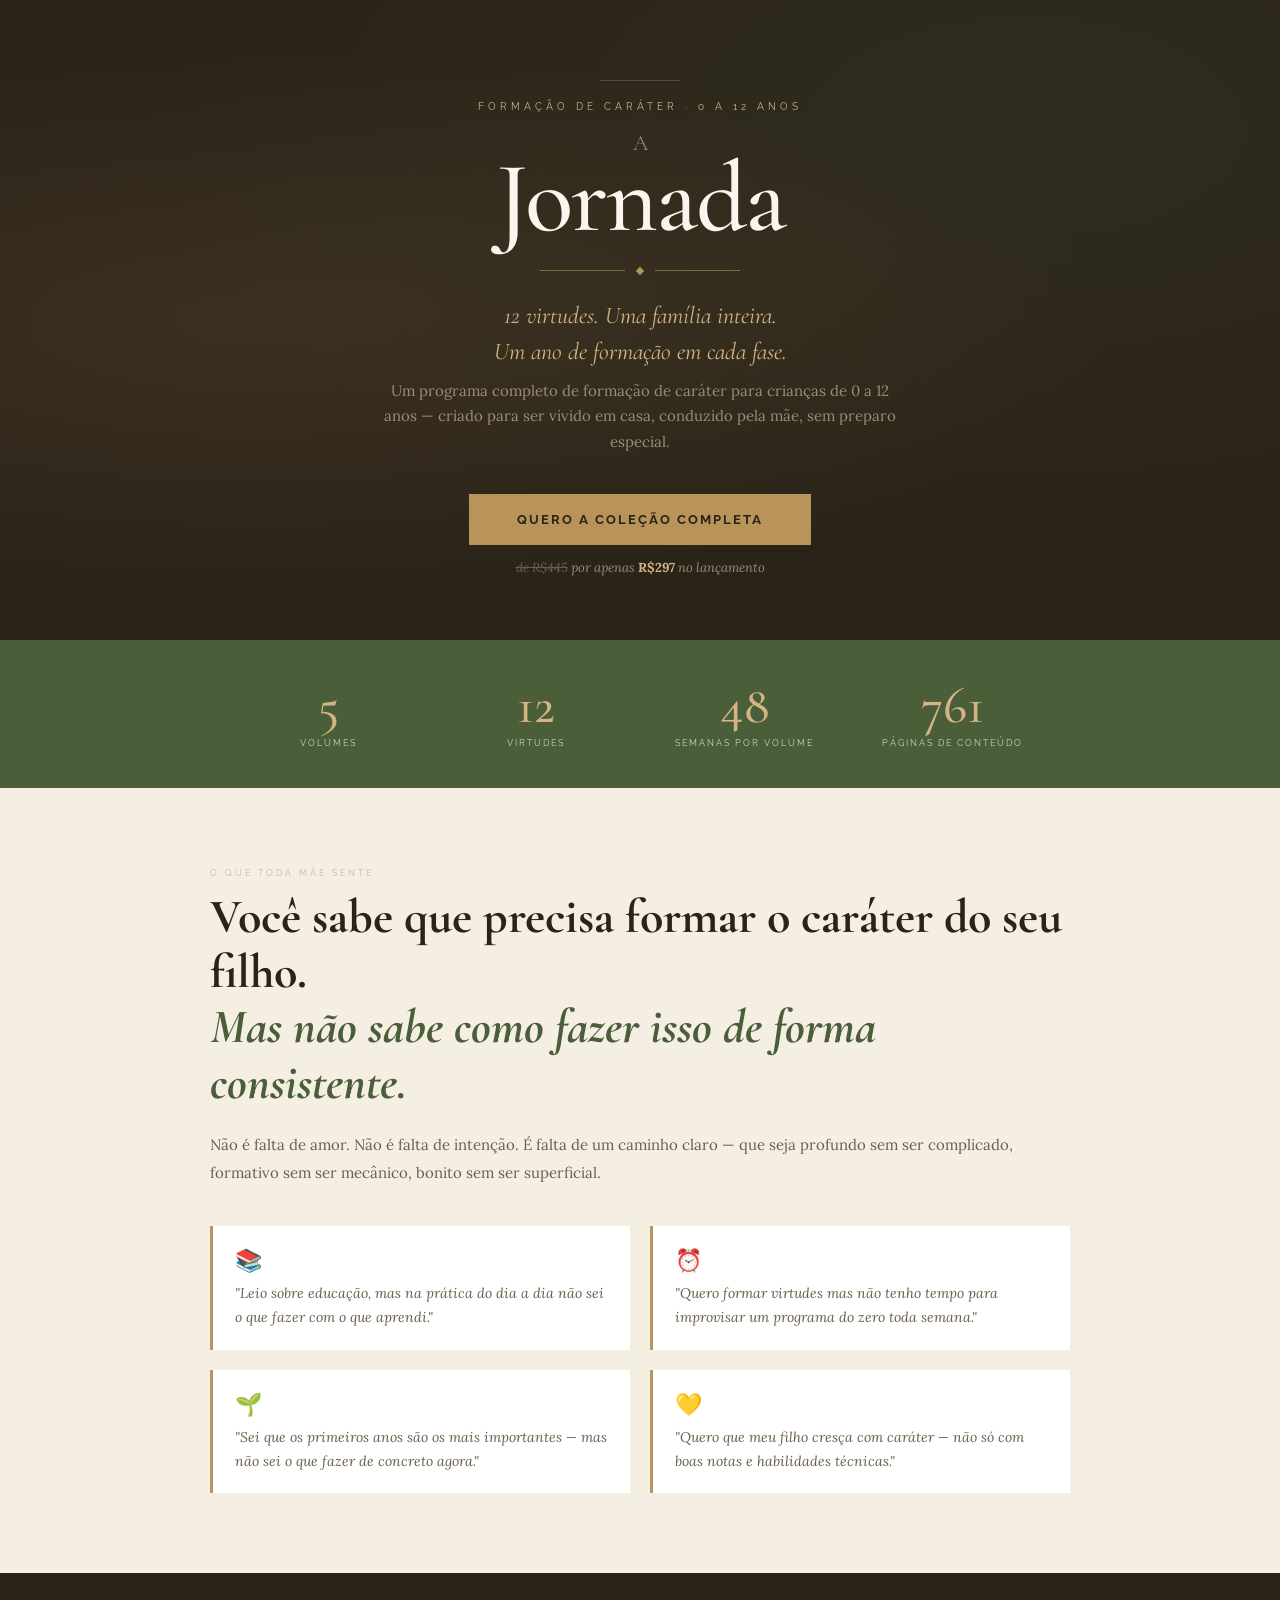
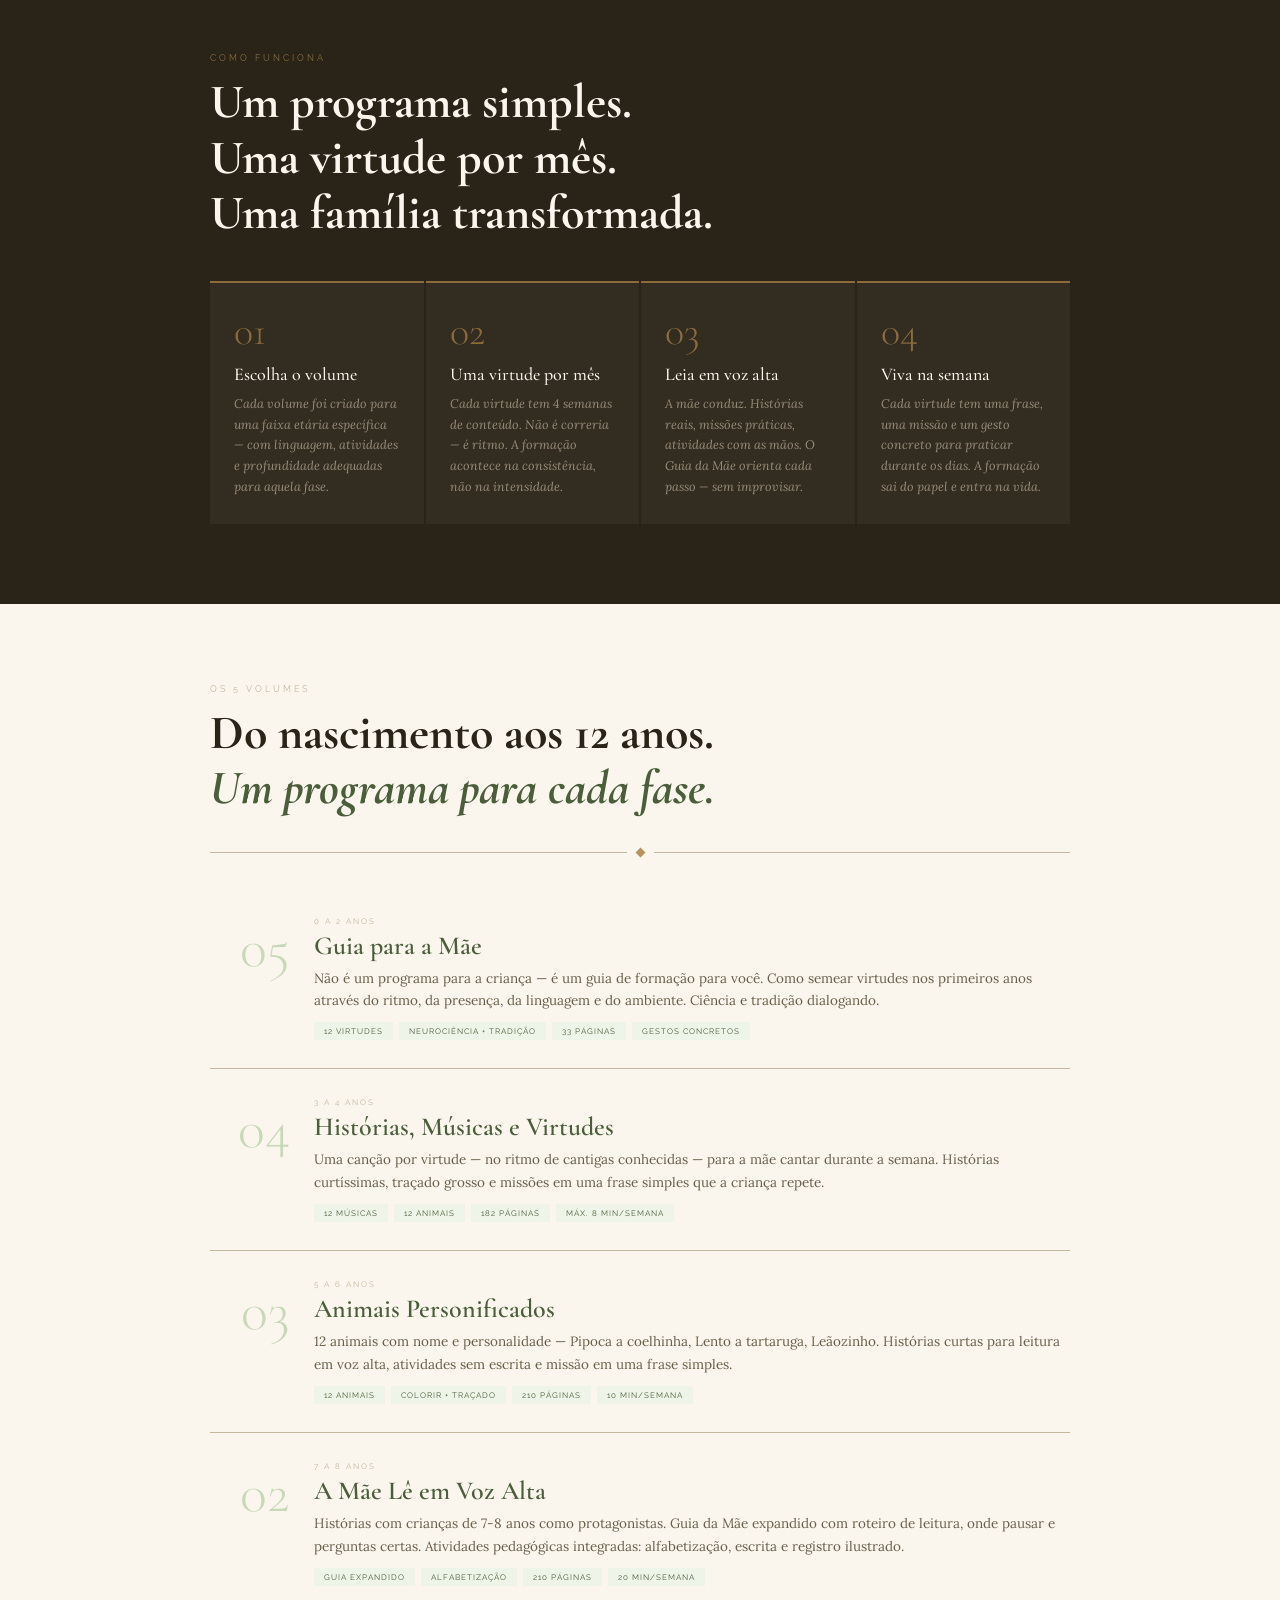
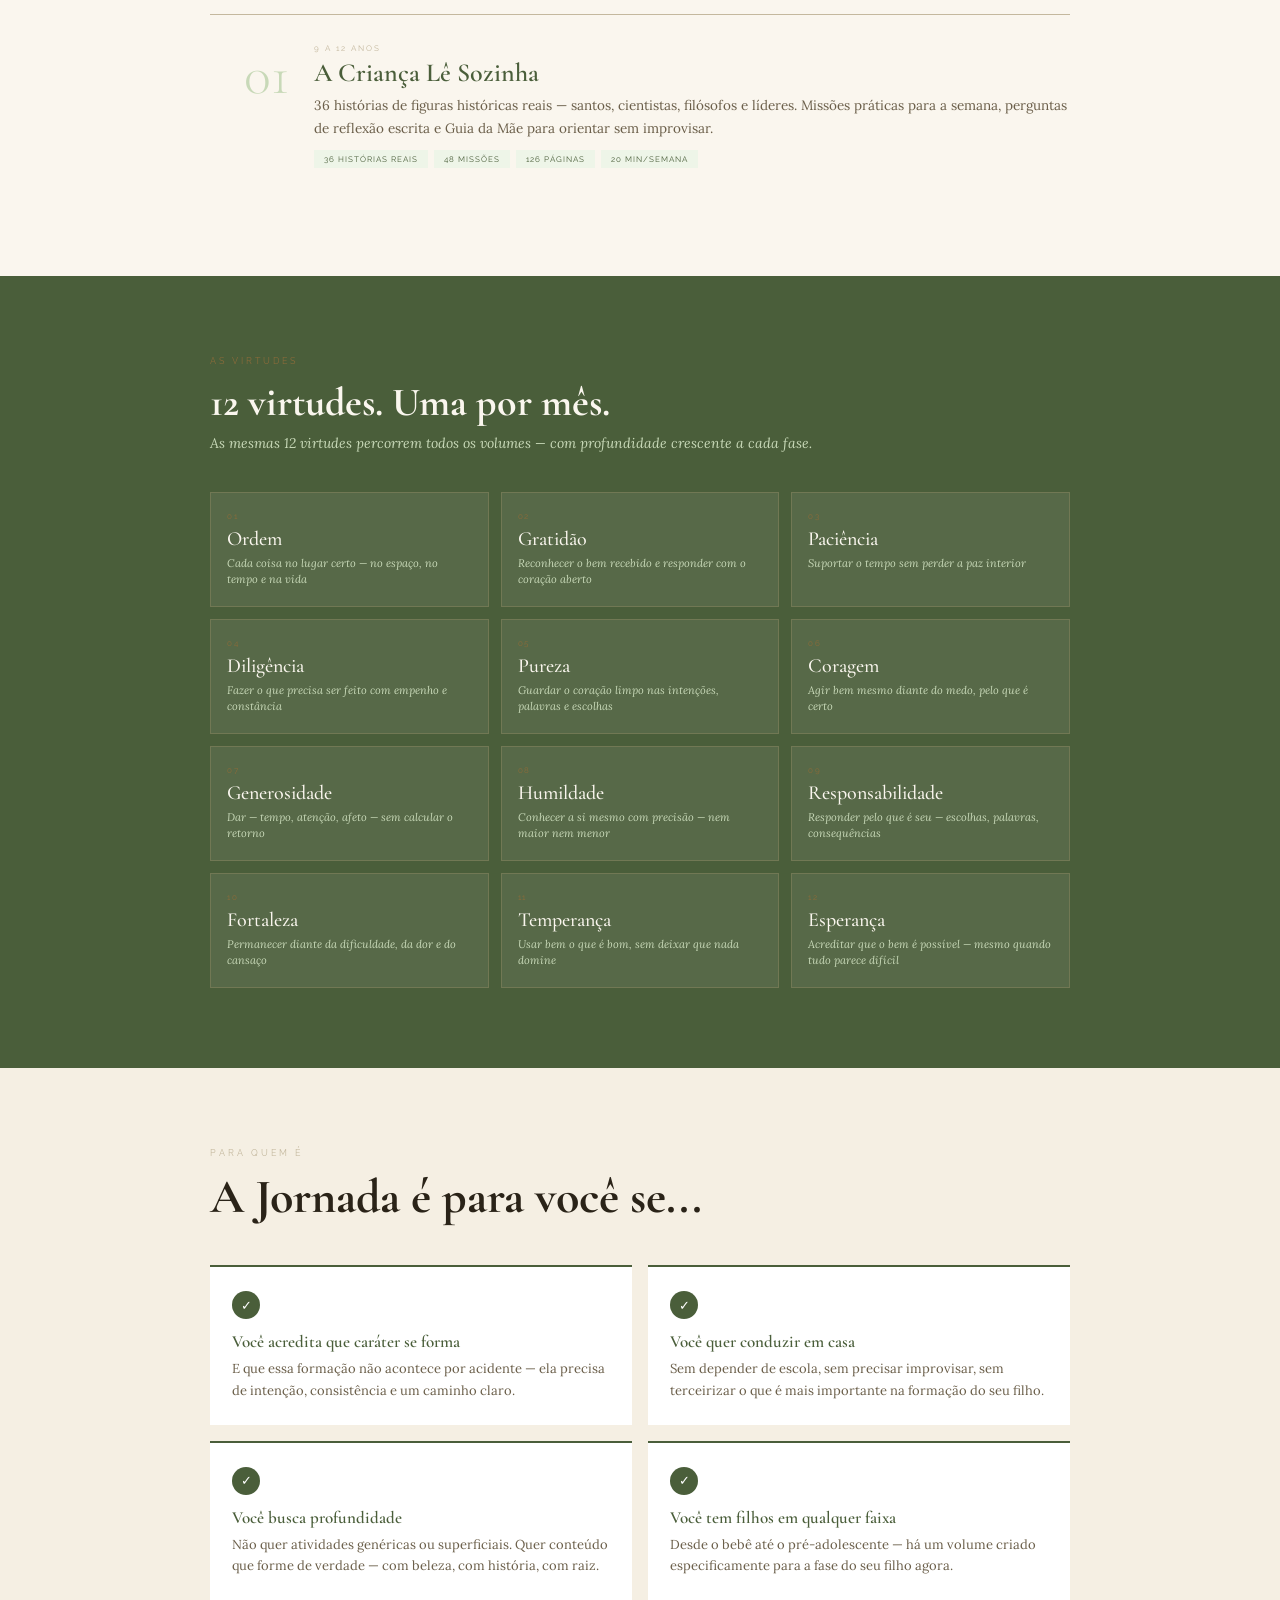
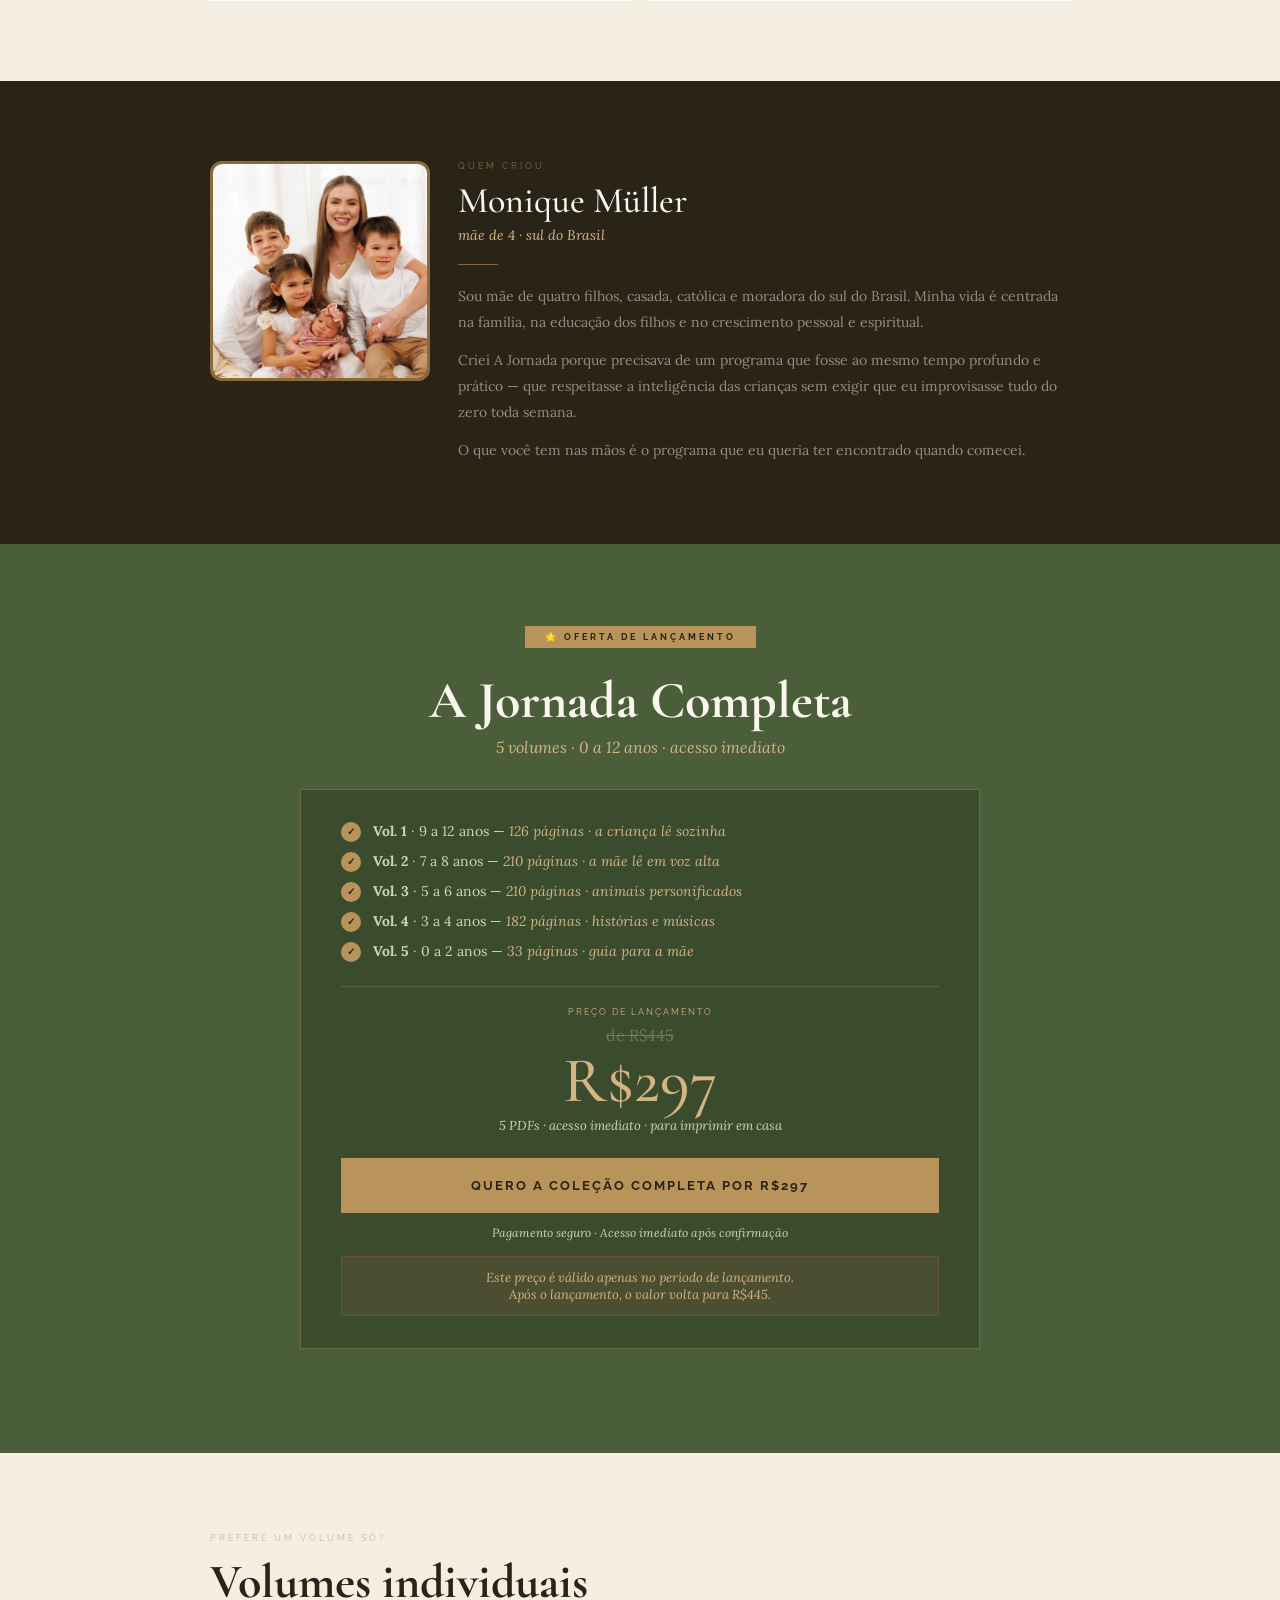
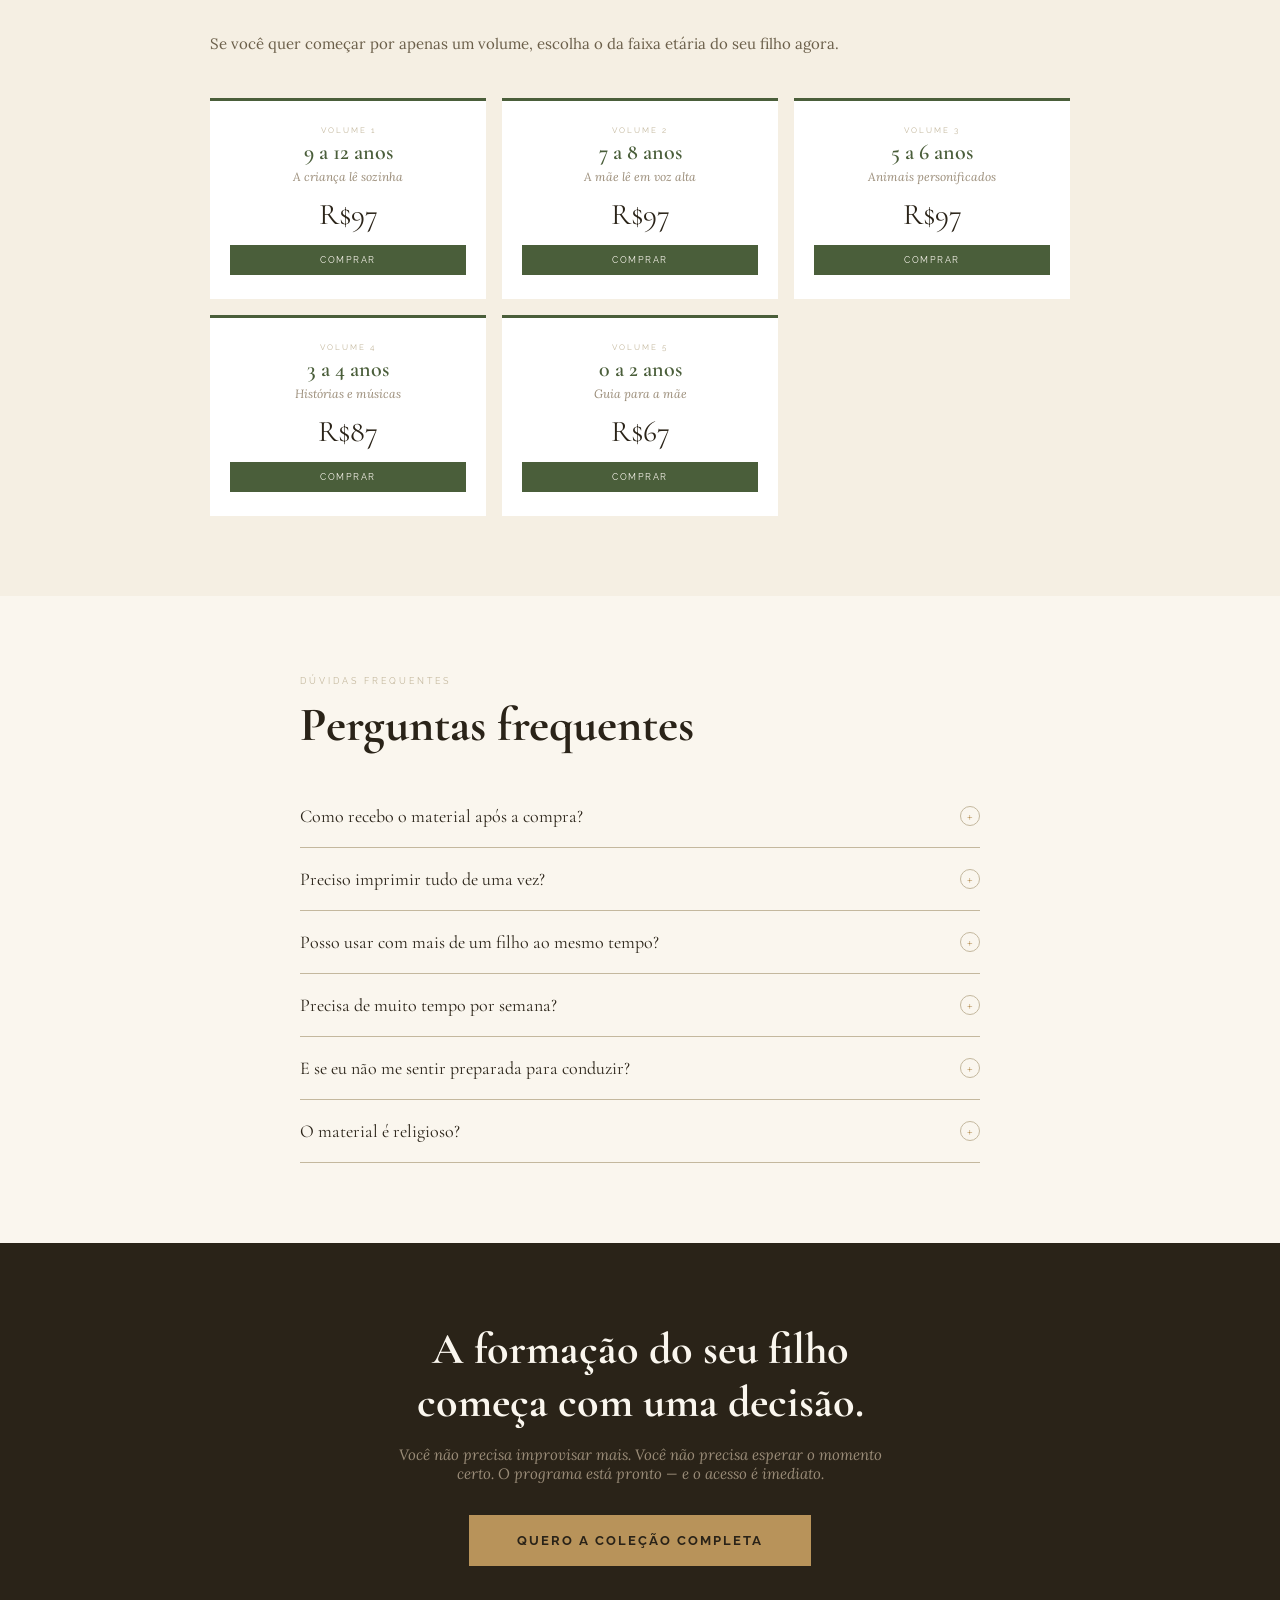
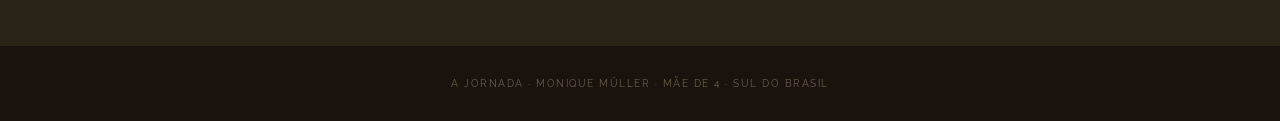
<file: index.html>
<!DOCTYPE html>
<html lang="pt-BR">
<head>
<meta charset="UTF-8">
<meta name="viewport" content="width=device-width, initial-scale=1.0">
<title>A Jornada — Formação de Caráter para Crianças de 0 a 12 Anos</title>
<style>
/* Fontes do sistema — funcionam sem internet */
@import url('https://fonts.googleapis.com/css2?family=Cormorant+Garamond:ital,wght@0,300;0,400;0,500;0,600;1,300;1,400;1,500;1,600&family=EB+Garamond:ital,wght@0,400;0,500;1,400;1,500&family=Raleway:wght@300;400;500;600;700&family=Lora:ital,wght@0,400;0,500;1,400;1,500&display=swap');
</style>
<style>
/* Fallback garantido para qualquer ambiente */
:root {
  --font-serif: 'Cormorant Garamond', 'EB Garamond', Georgia, 'Times New Roman', serif;
  --font-sans: 'Raleway', 'Trebuchet MS', Arial, sans-serif;
  --font-body: 'Lora', 'EB Garamond', Georgia, serif;
}
</style>
<style>
:root {
  --verde:      #4A5E3A;
  --verde-c:    #7A9960;
  --verde-p:    #C8D9B8;
  --verde-pp:   #EEF5E8;
  --ouro:       #B8935A;
  --ouro-c:     #D4B483;
  --ouro-e:     #8B6B3A;
  --marfim:     #FAF6EE;
  --pergaminho: #F5EFE3;
  --carvao:     #2A2318;
  --cinza-q:    #6B5F4A;
  --cinza-m:    #9A8C78;
  --cinza-c:    #C4B89E;
}

*, *::before, *::after { box-sizing: border-box; margin: 0; padding: 0; }

html { scroll-behavior: smooth; }

body {
  font-family: 'Lora', Georgia, 'Times New Roman', serif;
  color: var(--carvao);
  background: var(--marfim);
  overflow-x: hidden;
}

/* ── HERO ── */
.hero {
  background: var(--carvao);
  position: relative;
  overflow: hidden;
  padding: 80px 24px 64px;
  text-align: center;
}
.hero::before {
  content: '';
  position: absolute; inset: 0;
  background:
    radial-gradient(ellipse at 20% 50%, rgba(184,147,90,0.12) 0%, transparent 60%),
    radial-gradient(ellipse at 80% 20%, rgba(74,94,58,0.15) 0%, transparent 60%);
  pointer-events: none;
}
.hero-linha {
  width: 80px; height: 0.5px;
  background: var(--ouro-e); opacity: .5;
  margin: 0 auto 20px;
}
.hero-pre {
  font-family: 'Raleway', 'Trebuchet MS', Arial, sans-serif;
  font-size: 10px; letter-spacing: 4px;
  color: var(--ouro-c); text-transform: uppercase;
  margin-bottom: 20px; opacity: .8;
}
.hero-a {
  font-family: 'Cormorant Garamond', Georgia, 'Times New Roman', serif;
  font-size: 22px; font-weight: 300;
  color: rgba(250,246,238,.5);
  display: block; line-height: 1;
}
.hero-titulo {
  font-family: 'Cormorant Garamond', Georgia, 'Times New Roman', serif;
  font-size: clamp(64px, 12vw, 100px);
  font-weight: 500; color: var(--marfim);
  line-height: .9; letter-spacing: -2px;
  margin-bottom: 24px;
}
.hero-div {
  display: flex; align-items: center;
  gap: 12px; margin: 0 auto 24px;
  max-width: 200px;
}
.hero-div-l { flex: 1; height: .5px; background: var(--ouro); opacity: .6; }
.hero-div-d { width: 6px; height: 6px; background: var(--ouro); transform: rotate(45deg); }
.hero-sub {
  font-family: 'Cormorant Garamond', Georgia, 'Times New Roman', serif;
  font-style: italic; font-size: clamp(18px, 3vw, 24px);
  color: var(--ouro-c); line-height: 1.5;
  margin-bottom: 8px;
}
.hero-desc {
  font-family: 'Lora', Georgia, serif; font-size: 15px;
  color: var(--cinza-m); line-height: 1.7;
  max-width: 520px; margin: 0 auto 40px;
}
.hero-cta {
  display: inline-block;
  background: var(--ouro); color: var(--carvao);
  font-family: 'Raleway', 'Trebuchet MS', Arial, sans-serif;
  font-size: 13px; font-weight: 700;
  letter-spacing: 2px; text-transform: uppercase;
  text-decoration: none;
  padding: 18px 48px;
  transition: all .3s;
  position: relative;
}
.hero-cta:hover { background: var(--ouro-c); transform: translateY(-2px); box-shadow: 0 8px 32px rgba(184,147,90,.3); }
.hero-preco-info {
  margin-top: 14px;
  font-family: 'Lora', Georgia, serif; font-style: italic;
  font-size: 13px; color: var(--cinza-m);
}
.hero-preco-info s { color: var(--cinza-q); }
.hero-preco-info strong { color: var(--ouro-c); font-style: normal; }

/* ── FAIXA NÚMEROS ── */
.numeros {
  background: var(--verde);
  padding: 40px 24px;
}
.numeros-grid {
  display: grid;
  grid-template-columns: repeat(4, 1fr);
  gap: 32px; max-width: 800px; margin: 0 auto;
  text-align: center;
}
@media (max-width: 500px) {
  .numeros-grid { grid-template-columns: repeat(2, 1fr); }
}
.num-item {}
.num-n {
  font-family: 'Cormorant Garamond', Georgia, 'Times New Roman', serif;
  font-size: 52px; font-weight: 500;
  color: var(--ouro-c); line-height: 1;
  margin-bottom: 6px;
}
.num-l {
  font-family: 'Raleway', 'Trebuchet MS', Arial, sans-serif;
  font-size: 9px; letter-spacing: 2px;
  color: var(--verde-p); text-transform: uppercase;
}

/* ── SEÇÕES GERAIS ── */
.secao {
  padding: 80px 24px;
  max-width: 860px; margin: 0 auto;
}
.secao-label {
  font-family: 'Raleway', 'Trebuchet MS', Arial, sans-serif;
  font-size: 9px; letter-spacing: 3px;
  color: var(--cinza-c); text-transform: uppercase;
  margin-bottom: 12px; display: block;
}
.secao-titulo {
  font-family: 'Cormorant Garamond', Georgia, 'Times New Roman', serif;
  font-size: clamp(32px, 5vw, 48px);
  color: var(--carvao); line-height: 1.15;
  margin-bottom: 20px;
}
.secao-titulo em { font-style: italic; color: var(--verde); }
.secao-texto {
  font-family: 'Lora', Georgia, serif; font-size: 15px;
  color: var(--cinza-q); line-height: 1.85;
  margin-bottom: 16px;
}
.orna {
  display: flex; align-items: center;
  gap: 10px; margin: 32px 0;
}
.orna-l { flex: 1; height: .4px; background: var(--cinza-c); }
.orna-d { width: 7px; height: 7px; background: var(--ouro); transform: rotate(45deg); }

/* ── PROBLEMA ── */
.problema-bg {
  background: var(--pergaminho);
  padding: 80px 24px;
}
.problema-inner { max-width: 860px; margin: 0 auto; }
.problema-grid {
  display: grid;
  grid-template-columns: repeat(2, 1fr);
  gap: 20px; margin-top: 40px;
}
@media (max-width: 580px) {
  .problema-grid { grid-template-columns: 1fr; }
}
.prob-card {
  background: white;
  border-left: 3px solid var(--ouro);
  padding: 20px 22px;
}
.prob-emoji { font-size: 22px; margin-bottom: 8px; display: block; }
.prob-txt {
  font-family: 'Lora', Georgia, serif; font-style: italic;
  font-size: 14px; color: var(--cinza-q); line-height: 1.7;
}

/* ── COMO FUNCIONA ── */
.funciona-bg {
  background: var(--carvao);
  padding: 80px 24px;
}
.funciona-inner { max-width: 860px; margin: 0 auto; }
.funciona-label {
  font-family: 'Raleway', 'Trebuchet MS', Arial, sans-serif;
  font-size: 9px; letter-spacing: 3px;
  color: var(--ouro-e); text-transform: uppercase;
  margin-bottom: 12px; display: block;
}
.funciona-titulo {
  font-family: 'Cormorant Garamond', Georgia, 'Times New Roman', serif;
  font-size: clamp(32px, 5vw, 48px);
  color: var(--marfim); line-height: 1.15;
  margin-bottom: 40px;
}
.funciona-grid {
  display: grid;
  grid-template-columns: repeat(4, 1fr);
  gap: 2px;
}
@media (max-width: 640px) {
  .funciona-grid { grid-template-columns: repeat(2, 1fr); }
}
.func-card {
  background: rgba(255,255,255,.04);
  padding: 28px 24px;
  border-top: 2px solid var(--ouro-e);
  transition: background .3s;
}
.func-card:hover { background: rgba(255,255,255,.07); }
.func-num {
  font-family: 'Cormorant Garamond', Georgia, 'Times New Roman', serif;
  font-size: 40px; font-weight: 300;
  color: var(--ouro-e); line-height: 1;
  margin-bottom: 12px;
}
.func-nome {
  font-family: 'Cormorant Garamond', Georgia, 'Times New Roman', serif;
  font-size: 18px; font-weight: 500;
  color: var(--marfim); margin-bottom: 8px;
}
.func-desc {
  font-family: 'Lora', Georgia, serif; font-style: italic;
  font-size: 12.5px; color: var(--cinza-m);
  line-height: 1.65;
}

/* ── VOLUMES ── */
.volumes-bg {
  background: var(--marfim);
  padding: 80px 24px;
}
.volumes-inner { max-width: 860px; margin: 0 auto; }
.vol-card {
  display: grid;
  grid-template-columns: 80px 1fr;
  gap: 24px; align-items: start;
  padding: 28px 0;
  border-bottom: .4px solid var(--cinza-c);
}
.vol-card:last-child { border-bottom: none; }
.vol-num {
  font-family: 'Cormorant Garamond', Georgia, 'Times New Roman', serif;
  font-size: 56px; font-weight: 300;
  color: var(--verde-p); line-height: 1;
  text-align: right; padding-top: 4px;
}
.vol-info {}
.vol-faixa {
  font-family: 'Raleway', 'Trebuchet MS', Arial, sans-serif;
  font-size: 8px; letter-spacing: 2px;
  color: var(--cinza-c); text-transform: uppercase;
  margin-bottom: 4px;
}
.vol-nome {
  font-family: 'Cormorant Garamond', Georgia, 'Times New Roman', serif;
  font-size: 26px; font-weight: 600;
  color: var(--verde); margin-bottom: 6px;
}
.vol-desc {
  font-family: 'Lora', Georgia, serif; font-size: 13.5px;
  color: var(--cinza-q); line-height: 1.7;
  margin-bottom: 10px;
}
.vol-tags {
  display: flex; flex-wrap: wrap; gap: 6px;
}
.vol-tag {
  font-family: 'Raleway', 'Trebuchet MS', Arial, sans-serif;
  font-size: 8px; letter-spacing: 1px;
  color: var(--verde); background: var(--verde-pp);
  padding: 4px 10px; text-transform: uppercase;
}

/* ── VIRTUDES GRID ── */
.virtudes-bg {
  background: var(--verde);
  padding: 80px 24px;
}
.virtudes-inner { max-width: 860px; margin: 0 auto; }
.virtudes-titulo {
  font-family: 'Cormorant Garamond', Georgia, 'Times New Roman', serif;
  font-size: clamp(28px, 4vw, 40px);
  color: var(--marfim); margin-bottom: 8px;
}
.virtudes-sub {
  font-family: 'Lora', Georgia, serif; font-style: italic;
  font-size: 14px; color: var(--verde-p);
  margin-bottom: 40px;
}
.virtudes-grid {
  display: grid;
  grid-template-columns: repeat(3, 1fr);
  gap: 12px;
}
@media (max-width: 600px) {
  .virtudes-grid { grid-template-columns: repeat(2, 1fr); }
}
.virt-card {
  background: rgba(255,255,255,.07);
  padding: 18px 16px;
  border: .4px solid rgba(212,180,131,.2);
  transition: all .3s;
}
.virt-card:hover {
  background: rgba(255,255,255,.12);
  border-color: rgba(212,180,131,.5);
}
.virt-num {
  font-family: 'Raleway', 'Trebuchet MS', Arial, sans-serif;
  font-size: 8px; letter-spacing: 1.5px;
  color: var(--ouro-e); margin-bottom: 6px;
}
.virt-nome {
  font-family: 'Cormorant Garamond', Georgia, 'Times New Roman', serif;
  font-size: 20px; color: var(--marfim);
  font-weight: 500; margin-bottom: 4px;
}
.virt-desc {
  font-family: 'Lora', Georgia, serif; font-style: italic;
  font-size: 11px; color: var(--verde-p);
  line-height: 1.5;
}

/* ── PARA QUEM ── */
.paraquem-bg {
  background: var(--pergaminho);
  padding: 80px 24px;
}
.paraquem-inner { max-width: 860px; margin: 0 auto; }
.paraquem-grid {
  display: grid;
  grid-template-columns: repeat(2, 1fr);
  gap: 16px; margin-top: 40px;
}
@media (max-width: 580px) {
  .paraquem-grid { grid-template-columns: 1fr; }
}
.pq-card {
  background: white;
  padding: 24px 22px;
  border-top: 2px solid var(--verde);
}
.pq-check {
  width: 28px; height: 28px;
  background: var(--verde); border-radius: 50%;
  display: flex; align-items: center; justify-content: center;
  margin-bottom: 12px;
  font-size: 13px; color: white;
}
.pq-titulo {
  font-family: 'Cormorant Garamond', Georgia, 'Times New Roman', serif;
  font-size: 17px; font-weight: 600;
  color: var(--verde); margin-bottom: 6px;
}
.pq-desc {
  font-family: 'Lora', Georgia, serif; font-size: 13px;
  color: var(--cinza-q); line-height: 1.65;
}

/* ── AUTORA ── */
.autora-bg {
  background: var(--carvao);
  padding: 80px 24px;
}
.autora-inner {
  max-width: 860px; margin: 0 auto;
  display: grid;
  grid-template-columns: 200px 1fr;
  gap: 48px; align-items: start;
}
.autora-foto {
  width: 220px; height: 220px;
  border-radius: 12px;
  background: var(--verde);
  border: 3px solid var(--ouro-e);
  display: flex; align-items: center;
  justify-content: center;
  overflow: hidden;
  flex-shrink: 0;
}
.autora-foto-placeholder {
  font-family: 'Cormorant Garamond', Georgia, 'Times New Roman', serif;
  font-size: 13px; font-style: italic;
  color: var(--ouro-e); text-align: center;
  padding: 16px; line-height: 1.5;
}
.autora-foto img {
  width: 100%; height: 100%; object-fit: cover;
}
.autora-info {}
.autora-label {
  font-family: 'Raleway', 'Trebuchet MS', Arial, sans-serif;
  font-size: 9px; letter-spacing: 3px;
  color: var(--ouro-e); text-transform: uppercase;
  margin-bottom: 8px; display: block;
}
.autora-nome {
  font-family: 'Cormorant Garamond', Georgia, 'Times New Roman', serif;
  font-size: 36px; color: var(--marfim);
  font-weight: 500; margin-bottom: 4px;
}
.autora-sub {
  font-family: 'Lora', Georgia, serif; font-style: italic;
  font-size: 14px; color: var(--ouro-c);
  margin-bottom: 20px;
}
.autora-bio {
  font-family: 'Lora', Georgia, serif; font-size: 14px;
  color: var(--cinza-m); line-height: 1.85;
}
.autora-linha {
  width: 40px; height: .5px;
  background: var(--ouro-e); margin: 20px 0;
}

/* ── OFERTA BUNDLE ── */
.oferta-bg {
  background: var(--verde);
  padding: 80px 24px;
}
.oferta-inner { max-width: 680px; margin: 0 auto; text-align: center; }
.oferta-badge {
  display: inline-block;
  background: var(--ouro);
  color: var(--carvao);
  font-family: 'Raleway', 'Trebuchet MS', Arial, sans-serif;
  font-size: 9px; letter-spacing: 3px;
  font-weight: 700; text-transform: uppercase;
  padding: 6px 20px; margin-bottom: 24px;
}
.oferta-titulo {
  font-family: 'Cormorant Garamond', Georgia, 'Times New Roman', serif;
  font-size: clamp(32px, 5vw, 52px);
  color: var(--marfim); line-height: 1.1;
  margin-bottom: 8px;
}
.oferta-sub {
  font-family: 'Lora', Georgia, serif; font-style: italic;
  font-size: 16px; color: var(--ouro-c);
  margin-bottom: 32px;
}
.oferta-box {
  background: rgba(0,0,0,.2);
  border: .5px solid rgba(212,180,131,.3);
  padding: 32px 40px;
  margin-bottom: 24px;
}
.oferta-inclui {
  text-align: left;
  margin-bottom: 24px;
}
.oferta-item {
  display: flex; align-items: center;
  gap: 12px; margin-bottom: 10px;
}
.oferta-item-check {
  width: 20px; height: 20px;
  background: var(--ouro); border-radius: 50%;
  display: flex; align-items: center;
  justify-content: center;
  font-size: 10px; color: var(--carvao);
  flex-shrink: 0; font-weight: 700;
}
.oferta-item-txt {
  font-family: 'Lora', Georgia, serif; font-size: 14px;
  color: var(--verde-p); line-height: 1.4;
}
.oferta-item-txt span {
  color: var(--ouro-c); font-style: italic;
}
.oferta-separador {
  border: none; border-top: .4px solid rgba(212,180,131,.2);
  margin: 20px 0;
}
.oferta-lancamento {
  font-family: 'Raleway', 'Trebuchet MS', Arial, sans-serif;
  font-size: 9px; letter-spacing: 2px;
  color: var(--ouro-c); text-transform: uppercase;
  margin-bottom: 8px; display: block;
}
.oferta-preco-velho {
  font-family: 'Lora', Georgia, serif; font-size: 16px;
  color: rgba(154,140,120,.6);
  text-decoration: line-through;
  margin-bottom: 4px;
}
.oferta-preco {
  font-family: 'Cormorant Garamond', Georgia, 'Times New Roman', serif;
  font-size: 64px; font-weight: 500;
  color: var(--ouro-c); line-height: 1;
  margin-bottom: 4px;
}
.oferta-preco-sub {
  font-family: 'Lora', Georgia, serif; font-style: italic;
  font-size: 13px; color: var(--verde-p);
  margin-bottom: 24px;
}
.oferta-btn {
  display: block; width: 100%;
  background: var(--ouro); color: var(--carvao);
  font-family: 'Raleway', 'Trebuchet MS', Arial, sans-serif;
  font-size: 13px; font-weight: 700;
  letter-spacing: 2px; text-transform: uppercase;
  text-decoration: none;
  padding: 20px 40px;
  transition: all .3s;
  margin-bottom: 12px;
}
.oferta-btn:hover { background: var(--ouro-c); transform: translateY(-2px); box-shadow: 0 8px 40px rgba(0,0,0,.3); }
.oferta-garantia {
  font-family: 'Lora', Georgia, serif; font-style: italic;
  font-size: 12px; color: var(--verde-p);
}
.oferta-urgencia {
  background: rgba(168,92,62,.15);
  border: .5px solid rgba(168,92,62,.3);
  padding: 12px 20px; margin-top: 16px;
  font-family: 'Lora', Georgia, serif; font-style: italic;
  font-size: 13px; color: var(--ouro-c);
}

/* ── VOLUMES INDIVIDUAIS ── */
.individuais-bg {
  background: var(--pergaminho);
  padding: 80px 24px;
}
.individuais-inner { max-width: 860px; margin: 0 auto; }
.ind-grid {
  display: grid;
  grid-template-columns: repeat(3, 1fr);
  gap: 16px; margin-top: 40px;
}
@media (max-width: 640px) {
  .ind-grid { grid-template-columns: repeat(2, 1fr); }
}
.ind-card {
  background: white;
  padding: 24px 20px;
  border-top: 3px solid var(--verde);
  text-align: center;
}
.ind-faixa {
  font-family: 'Raleway', 'Trebuchet MS', Arial, sans-serif;
  font-size: 8px; letter-spacing: 2px;
  color: var(--cinza-c); text-transform: uppercase;
  margin-bottom: 4px;
}
.ind-nome {
  font-family: 'Cormorant Garamond', Georgia, 'Times New Roman', serif;
  font-size: 22px; font-weight: 600;
  color: var(--verde); margin-bottom: 4px;
}
.ind-animal {
  font-family: 'Lora', Georgia, serif; font-style: italic;
  font-size: 12px; color: var(--cinza-m);
  margin-bottom: 12px;
}
.ind-preco {
  font-family: 'Cormorant Garamond', Georgia, 'Times New Roman', serif;
  font-size: 30px; color: var(--carvao);
  margin-bottom: 12px;
}
.ind-btn {
  display: block;
  background: var(--verde); color: var(--marfim);
  font-family: 'Raleway', 'Trebuchet MS', Arial, sans-serif;
  font-size: 9px; letter-spacing: 1.5px;
  text-transform: uppercase; text-decoration: none;
  padding: 10px 20px; transition: all .3s;
}
.ind-btn:hover { background: var(--verde-c); }

/* ── FAQ ── */
.faq-bg {
  background: var(--marfim);
  padding: 80px 24px;
}
.faq-inner { max-width: 680px; margin: 0 auto; }
.faq-item {
  border-bottom: .4px solid var(--cinza-c);
  padding: 20px 0;
  cursor: pointer;
}
.faq-pergunta {
  font-family: 'Cormorant Garamond', Georgia, 'Times New Roman', serif;
  font-size: 18px; color: var(--carvao);
  display: flex; justify-content: space-between;
  align-items: center; gap: 16px;
}
.faq-icon {
  width: 20px; height: 20px;
  border: .8px solid var(--cinza-c);
  border-radius: 50%;
  display: flex; align-items: center; justify-content: center;
  font-size: 14px; color: var(--ouro);
  flex-shrink: 0; transition: transform .3s;
}
.faq-item.open .faq-icon { transform: rotate(45deg); }
.faq-resposta {
  font-family: 'Lora', Georgia, serif; font-size: 13.5px;
  color: var(--cinza-q); line-height: 1.75;
  max-height: 0; overflow: hidden;
  transition: max-height .4s ease, padding .3s;
}
.faq-item.open .faq-resposta {
  max-height: 300px; padding-top: 14px;
}

/* ── CTA FINAL ── */
.cta-final {
  background: var(--carvao);
  padding: 80px 24px; text-align: center;
}
.cta-final-titulo {
  font-family: 'Cormorant Garamond', Georgia, 'Times New Roman', serif;
  font-size: clamp(28px, 5vw, 44px);
  color: var(--marfim); line-height: 1.2;
  margin-bottom: 16px;
}
.cta-final-sub {
  font-family: 'Lora', Georgia, serif; font-style: italic;
  font-size: 15px; color: var(--cinza-m);
  margin-bottom: 32px; max-width: 520px;
  margin-left: auto; margin-right: auto;
}
.cta-final-btn {
  display: inline-block;
  background: var(--ouro); color: var(--carvao);
  font-family: 'Raleway', 'Trebuchet MS', Arial, sans-serif;
  font-size: 13px; font-weight: 700;
  letter-spacing: 2px; text-transform: uppercase;
  text-decoration: none; padding: 18px 48px;
  transition: all .3s;
}
.cta-final-btn:hover { background: var(--ouro-c); transform: translateY(-2px); }

/* ── FOOTER ── */
footer {
  background: #1A120C;
  padding: 32px 24px; text-align: center;
}
.footer-txt {
  font-family: 'Raleway', 'Trebuchet MS', Arial, sans-serif;
  font-size: 10px; letter-spacing: 1.5px;
  color: var(--cinza-q); text-transform: uppercase;
}

/* ── RESPONSIVO ── */
@media (max-width: 640px) {
  .autora-inner { grid-template-columns: 1fr; text-align: center; }
  .autora-foto { margin: 0 auto; }
  .autora-linha { margin: 20px auto; }
  .vol-card { grid-template-columns: 60px 1fr; gap: 16px; }
  .vol-num { font-size: 40px; }
  .oferta-box { padding: 24px 20px; }
  .oferta-preco { font-size: 48px; }
}

/* ── ANIMAÇÕES ── */
@keyframes fadeUp {
  from { opacity: 0; transform: translateY(24px); }
  to   { opacity: 1; transform: translateY(0); }
}
.hero-pre, .hero-a, .hero-titulo, .hero-div, .hero-sub, .hero-desc, .hero-cta {
  animation: fadeUp .8s ease both;
}
.hero-a    { animation-delay: .1s; }
.hero-titulo{ animation-delay: .2s; }
.hero-div  { animation-delay: .3s; }
.hero-sub  { animation-delay: .4s; }
.hero-desc { animation-delay: .5s; }
.hero-cta  { animation-delay: .6s; }
</style>
</head>
<body>

<!-- ── HERO ── -->
<section class="hero">
  <div class="hero-linha"></div>
  <p class="hero-pre">Formação de Caráter · 0 a 12 anos</p>
  <span class="hero-a">A</span>
  <h1 class="hero-titulo">Jornada</h1>
  <div class="hero-div">
    <div class="hero-div-l"></div><div class="hero-div-d"></div><div class="hero-div-l"></div>
  </div>
  <p class="hero-sub">12 virtudes. Uma família inteira.<br>Um ano de formação em cada fase.</p>
  <p class="hero-desc">Um programa completo de formação de caráter para crianças de 0 a 12 anos — criado para ser vivido em casa, conduzido pela mãe, sem preparo especial.</p>
  <a href="#oferta" class="hero-cta">Quero a Coleção Completa</a>
  <p class="hero-preco-info">
    <s>de R$445</s> por apenas <strong>R$297</strong> no lançamento
  </p>
</section>

<!-- ── NÚMEROS ── -->
<section class="numeros">
  <div class="numeros-grid">
    <div class="num-item">
      <div class="num-n">5</div>
      <div class="num-l">Volumes</div>
    </div>
    <div class="num-item">
      <div class="num-n">12</div>
      <div class="num-l">Virtudes</div>
    </div>
    <div class="num-item">
      <div class="num-n">48</div>
      <div class="num-l">Semanas por volume</div>
    </div>
    <div class="num-item">
      <div class="num-n">761</div>
      <div class="num-l">Páginas de conteúdo</div>
    </div>
  </div>
</section>

<!-- ── PROBLEMA ── -->
<section class="problema-bg">
  <div class="problema-inner">
    <span class="secao-label">O que toda mãe sente</span>
    <h2 class="secao-titulo">Você sabe que precisa formar o caráter do seu filho.<br><em>Mas não sabe como fazer isso de forma consistente.</em></h2>
    <p class="secao-texto">Não é falta de amor. Não é falta de intenção. É falta de um caminho claro — que seja profundo sem ser complicado, formativo sem ser mecânico, bonito sem ser superficial.</p>
    <div class="problema-grid">
      <div class="prob-card">
        <span class="prob-emoji">📚</span>
        <p class="prob-txt">"Leio sobre educação, mas na prática do dia a dia não sei o que fazer com o que aprendi."</p>
      </div>
      <div class="prob-card">
        <span class="prob-emoji">⏰</span>
        <p class="prob-txt">"Quero formar virtudes mas não tenho tempo para improvisar um programa do zero toda semana."</p>
      </div>
      <div class="prob-card">
        <span class="prob-emoji">🌱</span>
        <p class="prob-txt">"Sei que os primeiros anos são os mais importantes — mas não sei o que fazer de concreto agora."</p>
      </div>
      <div class="prob-card">
        <span class="prob-emoji">💛</span>
        <p class="prob-txt">"Quero que meu filho cresça com caráter — não só com boas notas e habilidades técnicas."</p>
      </div>
    </div>
  </div>
</section>

<!-- ── COMO FUNCIONA ── -->
<section class="funciona-bg">
  <div class="funciona-inner">
    <span class="funciona-label">Como funciona</span>
    <h2 class="funciona-titulo">Um programa simples.<br>Uma virtude por mês.<br>Uma família transformada.</h2>
    <div class="funciona-grid">
      <div class="func-card">
        <div class="func-num">01</div>
        <div class="func-nome">Escolha o volume</div>
        <p class="func-desc">Cada volume foi criado para uma faixa etária específica — com linguagem, atividades e profundidade adequadas para aquela fase.</p>
      </div>
      <div class="func-card">
        <div class="func-num">02</div>
        <div class="func-nome">Uma virtude por mês</div>
        <p class="func-desc">Cada virtude tem 4 semanas de conteúdo. Não é correria — é ritmo. A formação acontece na consistência, não na intensidade.</p>
      </div>
      <div class="func-card">
        <div class="func-num">03</div>
        <div class="func-nome">Leia em voz alta</div>
        <p class="func-desc">A mãe conduz. Histórias reais, missões práticas, atividades com as mãos. O Guia da Mãe orienta cada passo — sem improvisar.</p>
      </div>
      <div class="func-card">
        <div class="func-num">04</div>
        <div class="func-nome">Viva na semana</div>
        <p class="func-desc">Cada virtude tem uma frase, uma missão e um gesto concreto para praticar durante os dias. A formação sai do papel e entra na vida.</p>
      </div>
    </div>
  </div>
</section>

<!-- ── VOLUMES ── -->
<section class="volumes-bg">
  <div class="volumes-inner">
    <span class="secao-label">Os 5 volumes</span>
    <h2 class="secao-titulo">Do nascimento aos 12 anos.<br><em>Um programa para cada fase.</em></h2>

    <div class="orna"><div class="orna-l"></div><div class="orna-d"></div><div class="orna-l"></div></div>

    <div class="vol-card">
      <div class="vol-num">05</div>
      <div class="vol-info">
        <div class="vol-faixa">0 a 2 anos</div>
        <div class="vol-nome">Guia para a Mãe</div>
        <p class="vol-desc">Não é um programa para a criança — é um guia de formação para você. Como semear virtudes nos primeiros anos através do ritmo, da presença, da linguagem e do ambiente. Ciência e tradição dialogando.</p>
        <div class="vol-tags">
          <span class="vol-tag">12 virtudes</span>
          <span class="vol-tag">Neurociência + Tradição</span>
          <span class="vol-tag">33 páginas</span>
          <span class="vol-tag">Gestos concretos</span>
        </div>
      </div>
    </div>

    <div class="vol-card">
      <div class="vol-num">04</div>
      <div class="vol-info">
        <div class="vol-faixa">3 a 4 anos</div>
        <div class="vol-nome">Histórias, Músicas e Virtudes</div>
        <p class="vol-desc">Uma canção por virtude — no ritmo de cantigas conhecidas — para a mãe cantar durante a semana. Histórias curtíssimas, traçado grosso e missões em uma frase simples que a criança repete.</p>
        <div class="vol-tags">
          <span class="vol-tag">12 músicas</span>
          <span class="vol-tag">12 animais</span>
          <span class="vol-tag">182 páginas</span>
          <span class="vol-tag">Máx. 8 min/semana</span>
        </div>
      </div>
    </div>

    <div class="vol-card">
      <div class="vol-num">03</div>
      <div class="vol-info">
        <div class="vol-faixa">5 a 6 anos</div>
        <div class="vol-nome">Animais Personificados</div>
        <p class="vol-desc">12 animais com nome e personalidade — Pipoca a coelhinha, Lento a tartaruga, Leãozinho. Histórias curtas para leitura em voz alta, atividades sem escrita e missão em uma frase simples.</p>
        <div class="vol-tags">
          <span class="vol-tag">12 animais</span>
          <span class="vol-tag">Colorir + traçado</span>
          <span class="vol-tag">210 páginas</span>
          <span class="vol-tag">10 min/semana</span>
        </div>
      </div>
    </div>

    <div class="vol-card">
      <div class="vol-num">02</div>
      <div class="vol-info">
        <div class="vol-faixa">7 a 8 anos</div>
        <div class="vol-nome">A Mãe Lê em Voz Alta</div>
        <p class="vol-desc">Histórias com crianças de 7-8 anos como protagonistas. Guia da Mãe expandido com roteiro de leitura, onde pausar e perguntas certas. Atividades pedagógicas integradas: alfabetização, escrita e registro ilustrado.</p>
        <div class="vol-tags">
          <span class="vol-tag">Guia expandido</span>
          <span class="vol-tag">Alfabetização</span>
          <span class="vol-tag">210 páginas</span>
          <span class="vol-tag">20 min/semana</span>
        </div>
      </div>
    </div>

    <div class="vol-card">
      <div class="vol-num">01</div>
      <div class="vol-info">
        <div class="vol-faixa">9 a 12 anos</div>
        <div class="vol-nome">A Criança Lê Sozinha</div>
        <p class="vol-desc">36 histórias de figuras históricas reais — santos, cientistas, filósofos e líderes. Missões práticas para a semana, perguntas de reflexão escrita e Guia da Mãe para orientar sem improvisar.</p>
        <div class="vol-tags">
          <span class="vol-tag">36 histórias reais</span>
          <span class="vol-tag">48 missões</span>
          <span class="vol-tag">126 páginas</span>
          <span class="vol-tag">20 min/semana</span>
        </div>
      </div>
    </div>
  </div>
</section>

<!-- ── VIRTUDES ── -->
<section class="virtudes-bg">
  <div class="virtudes-inner">
    <span class="secao-label" style="color:var(--ouro-e);">As virtudes</span>
    <h2 class="virtudes-titulo">12 virtudes. Uma por mês.</h2>
    <p class="virtudes-sub">As mesmas 12 virtudes percorrem todos os volumes — com profundidade crescente a cada fase.</p>
    <div class="virtudes-grid">
      <div class="virt-card"><div class="virt-num">01</div><div class="virt-nome">Ordem</div><p class="virt-desc">Cada coisa no lugar certo — no espaço, no tempo e na vida</p></div>
      <div class="virt-card"><div class="virt-num">02</div><div class="virt-nome">Gratidão</div><p class="virt-desc">Reconhecer o bem recebido e responder com o coração aberto</p></div>
      <div class="virt-card"><div class="virt-num">03</div><div class="virt-nome">Paciência</div><p class="virt-desc">Suportar o tempo sem perder a paz interior</p></div>
      <div class="virt-card"><div class="virt-num">04</div><div class="virt-nome">Diligência</div><p class="virt-desc">Fazer o que precisa ser feito com empenho e constância</p></div>
      <div class="virt-card"><div class="virt-num">05</div><div class="virt-nome">Pureza</div><p class="virt-desc">Guardar o coração limpo nas intenções, palavras e escolhas</p></div>
      <div class="virt-card"><div class="virt-num">06</div><div class="virt-nome">Coragem</div><p class="virt-desc">Agir bem mesmo diante do medo, pelo que é certo</p></div>
      <div class="virt-card"><div class="virt-num">07</div><div class="virt-nome">Generosidade</div><p class="virt-desc">Dar — tempo, atenção, afeto — sem calcular o retorno</p></div>
      <div class="virt-card"><div class="virt-num">08</div><div class="virt-nome">Humildade</div><p class="virt-desc">Conhecer a si mesmo com precisão — nem maior nem menor</p></div>
      <div class="virt-card"><div class="virt-num">09</div><div class="virt-nome">Responsabilidade</div><p class="virt-desc">Responder pelo que é seu — escolhas, palavras, consequências</p></div>
      <div class="virt-card"><div class="virt-num">10</div><div class="virt-nome">Fortaleza</div><p class="virt-desc">Permanecer diante da dificuldade, da dor e do cansaço</p></div>
      <div class="virt-card"><div class="virt-num">11</div><div class="virt-nome">Temperança</div><p class="virt-desc">Usar bem o que é bom, sem deixar que nada domine</p></div>
      <div class="virt-card"><div class="virt-num">12</div><div class="virt-nome">Esperança</div><p class="virt-desc">Acreditar que o bem é possível — mesmo quando tudo parece difícil</p></div>
    </div>
  </div>
</section>

<!-- ── PARA QUEM ── -->
<section class="paraquem-bg">
  <div class="paraquem-inner">
    <span class="secao-label">Para quem é</span>
    <h2 class="secao-titulo">A Jornada é para você se...</h2>
    <div class="paraquem-grid">
      <div class="pq-card">
        <div class="pq-check">✓</div>
        <div class="pq-titulo">Você acredita que caráter se forma</div>
        <p class="pq-desc">E que essa formação não acontece por acidente — ela precisa de intenção, consistência e um caminho claro.</p>
      </div>
      <div class="pq-card">
        <div class="pq-check">✓</div>
        <div class="pq-titulo">Você quer conduzir em casa</div>
        <p class="pq-desc">Sem depender de escola, sem precisar improvisar, sem terceirizar o que é mais importante na formação do seu filho.</p>
      </div>
      <div class="pq-card">
        <div class="pq-check">✓</div>
        <div class="pq-titulo">Você busca profundidade</div>
        <p class="pq-desc">Não quer atividades genéricas ou superficiais. Quer conteúdo que forme de verdade — com beleza, com história, com raiz.</p>
      </div>
      <div class="pq-card">
        <div class="pq-check">✓</div>
        <div class="pq-titulo">Você tem filhos em qualquer faixa</div>
        <p class="pq-desc">Desde o bebê até o pré-adolescente — há um volume criado especificamente para a fase do seu filho agora.</p>
      </div>
    </div>
  </div>
</section>

<!-- ── AUTORA ── -->
<section class="autora-bg">
  <div class="autora-inner">
    <div class="autora-foto">
      <img src="[data-uri]" alt="Monique Müller e seus filhos">
    </div>
    <div class="autora-info">
      <span class="autora-label">Quem criou</span>
      <div class="autora-nome">Monique Müller</div>
      <div class="autora-sub">mãe de 4 · sul do Brasil</div>
      <div class="autora-linha"></div>
      <p class="autora-bio">Sou mãe de quatro filhos, casada, católica e moradora do sul do Brasil. Minha vida é centrada na família, na educação dos filhos e no crescimento pessoal e espiritual.</p>
      <p class="autora-bio" style="margin-top:12px;">Criei A Jornada porque precisava de um programa que fosse ao mesmo tempo profundo e prático — que respeitasse a inteligência das crianças sem exigir que eu improvisasse tudo do zero toda semana.</p>
      <p class="autora-bio" style="margin-top:12px;">O que você tem nas mãos é o programa que eu queria ter encontrado quando comecei.</p>
    </div>
  </div>
</section>

<!-- ── OFERTA BUNDLE ── -->
<section class="oferta-bg" id="oferta">
  <div class="oferta-inner">
    <span class="oferta-badge">🌟 Oferta de Lançamento</span>
    <h2 class="oferta-titulo">A Jornada Completa</h2>
    <p class="oferta-sub">5 volumes · 0 a 12 anos · acesso imediato</p>

    <div class="oferta-box">
      <div class="oferta-inclui">
        <div class="oferta-item">
          <div class="oferta-item-check">✓</div>
          <div class="oferta-item-txt"><strong>Vol. 1</strong> · 9 a 12 anos — <span>126 páginas · a criança lê sozinha</span></div>
        </div>
        <div class="oferta-item">
          <div class="oferta-item-check">✓</div>
          <div class="oferta-item-txt"><strong>Vol. 2</strong> · 7 a 8 anos — <span>210 páginas · a mãe lê em voz alta</span></div>
        </div>
        <div class="oferta-item">
          <div class="oferta-item-check">✓</div>
          <div class="oferta-item-txt"><strong>Vol. 3</strong> · 5 a 6 anos — <span>210 páginas · animais personificados</span></div>
        </div>
        <div class="oferta-item">
          <div class="oferta-item-check">✓</div>
          <div class="oferta-item-txt"><strong>Vol. 4</strong> · 3 a 4 anos — <span>182 páginas · histórias e músicas</span></div>
        </div>
        <div class="oferta-item">
          <div class="oferta-item-check">✓</div>
          <div class="oferta-item-txt"><strong>Vol. 5</strong> · 0 a 2 anos — <span>33 páginas · guia para a mãe</span></div>
        </div>
      </div>

      <hr class="oferta-separador">

      <span class="oferta-lancamento">Preço de lançamento</span>
      <div class="oferta-preco-velho">de R$445</div>
      <div class="oferta-preco">R$297</div>
      <div class="oferta-preco-sub">5 PDFs · acesso imediato · para imprimir em casa</div>

      <a href="https://pay.kiwify.com.br/B4tPO7e" class="oferta-btn">
        Quero a Coleção Completa por R$297
      </a>
      <p class="oferta-garantia">Pagamento seguro · Acesso imediato após confirmação</p>

      <div class="oferta-urgencia">
        Este preço é válido apenas no período de lançamento.<br>
        Após o lançamento, o valor volta para R$445.
      </div>
    </div>
  </div>
</section>

<!-- ── VOLUMES INDIVIDUAIS ── -->
<section class="individuais-bg">
  <div class="individuais-inner">
    <span class="secao-label">Prefere um volume só?</span>
    <h2 class="secao-titulo">Volumes individuais</h2>
    <p class="secao-texto">Se você quer começar por apenas um volume, escolha o da faixa etária do seu filho agora.</p>
    <div class="ind-grid">
      <div class="ind-card">
        <div class="ind-faixa">Volume 1</div>
        <div class="ind-nome">9 a 12 anos</div>
        <div class="ind-animal">A criança lê sozinha</div>
        <div class="ind-preco">R$97</div>
        <a href="https://pay.kiwify.com.br/nV3VFS9" class="ind-btn">Comprar</a>
      </div>
      <div class="ind-card">
        <div class="ind-faixa">Volume 2</div>
        <div class="ind-nome">7 a 8 anos</div>
        <div class="ind-animal">A mãe lê em voz alta</div>
        <div class="ind-preco">R$97</div>
        <a href="https://pay.kiwify.com.br/HzEGPLF" class="ind-btn">Comprar</a>
      </div>
      <div class="ind-card">
        <div class="ind-faixa">Volume 3</div>
        <div class="ind-nome">5 a 6 anos</div>
        <div class="ind-animal">Animais personificados</div>
        <div class="ind-preco">R$97</div>
        <a href="https://pay.kiwify.com.br/dRxD1un" class="ind-btn">Comprar</a>
      </div>
      <div class="ind-card">
        <div class="ind-faixa">Volume 4</div>
        <div class="ind-nome">3 a 4 anos</div>
        <div class="ind-animal">Histórias e músicas</div>
        <div class="ind-preco">R$87</div>
        <a href="https://pay.kiwify.com.br/faUe95C" class="ind-btn">Comprar</a>
      </div>
      <div class="ind-card">
        <div class="ind-faixa">Volume 5</div>
        <div class="ind-nome">0 a 2 anos</div>
        <div class="ind-animal">Guia para a mãe</div>
        <div class="ind-preco">R$67</div>
        <a href="https://pay.kiwify.com.br/SMu2TP5" class="ind-btn">Comprar</a>
      </div>
    </div>
  </div>
</section>

<!-- ── FAQ ── -->
<section class="faq-bg">
  <div class="faq-inner">
    <span class="secao-label">Dúvidas frequentes</span>
    <h2 class="secao-titulo">Perguntas frequentes</h2>
    <div style="margin-top:32px;">

      <div class="faq-item">
        <div class="faq-pergunta">
          Como recebo o material após a compra?
          <div class="faq-icon">+</div>
        </div>
        <div class="faq-resposta">Imediatamente após a confirmação do pagamento, você recebe um e-mail com acesso à área de membros. Lá você encontra os PDFs disponíveis para download e pode imprimir em casa.</div>
      </div>

      <div class="faq-item">
        <div class="faq-pergunta">
          Preciso imprimir tudo de uma vez?
          <div class="faq-icon">+</div>
        </div>
        <div class="faq-resposta">Não. Você pode imprimir virtude por virtude, semana por semana. Recomendamos imprimir apenas o conteúdo da virtude atual — isso mantém o material organizado e evita desperdício.</div>
      </div>

      <div class="faq-item">
        <div class="faq-pergunta">
          Posso usar com mais de um filho ao mesmo tempo?
          <div class="faq-icon">+</div>
        </div>
        <div class="faq-resposta">Sim. Cada volume é independente e adequado para uma faixa etária. Você pode trabalhar o Vol. 1 com seu filho mais velho e o Vol. 3 com o mais novo simultaneamente — cada um no seu ritmo.</div>
      </div>

      <div class="faq-item">
        <div class="faq-pergunta">
          Precisa de muito tempo por semana?
          <div class="faq-icon">+</div>
        </div>
        <div class="faq-resposta">Não. O programa foi desenhado para a realidade real da mãe. Os volumes para crianças menores pedem 10 a 15 minutos por semana. Os para crianças maiores, até 20 minutos. O restante da formação acontece nos gestos do cotidiano — que o Guia da Mãe orienta.</div>
      </div>

      <div class="faq-item">
        <div class="faq-pergunta">
          E se eu não me sentir preparada para conduzir?
          <div class="faq-icon">+</div>
        </div>
        <div class="faq-resposta">O Guia da Mãe foi criado exatamente para isso. Ele traz o roteiro de leitura, as perguntas certas, os sinais de que está funcionando e como conduzir cada atividade. Você não precisa improvisar nada — só precisar estar presente.</div>
      </div>

      <div class="faq-item">
        <div class="faq-pergunta">
          O material é religioso?
          <div class="faq-icon">+</div>
        </div>
        <div class="faq-resposta">A linha A Jornada é compatível com a fé católica e inclui referências à tradição cristã — figuras como São Bento, São José e Madre Teresa aparecem como modelos históricos. O programa não é catequese, mas é abertamente orientado por valores cristãos e pela tradição clássica ocidental.</div>
      </div>

    </div>
  </div>
</section>

<!-- ── CTA FINAL ── -->
<section class="cta-final">
  <h2 class="cta-final-titulo">A formação do seu filho<br>começa com uma decisão.</h2>
  <p class="cta-final-sub">Você não precisa improvisar mais. Você não precisa esperar o momento certo. O programa está pronto — e o acesso é imediato.</p>
  <a href="#oferta" class="cta-final-btn">Quero a Coleção Completa</a>
</section>

<!-- ── FOOTER ── -->
<footer>
  <p class="footer-txt">A Jornada · Monique Müller · mãe de 4 · Sul do Brasil</p>
</footer>

<script>
// FAQ accordion
document.querySelectorAll('.faq-item').forEach(item => {
  item.addEventListener('click', () => {
    const isOpen = item.classList.contains('open');
    document.querySelectorAll('.faq-item').forEach(i => i.classList.remove('open'));
    if (!isOpen) item.classList.add('open');
  });
});

// Scroll suave para #oferta
document.querySelectorAll('a[href="#oferta"]').forEach(a => {
  a.addEventListener('click', e => {
    e.preventDefault();
    document.getElementById('oferta').scrollIntoView({ behavior: 'smooth' });
  });
});
</script>

</body>
</html>
</file>
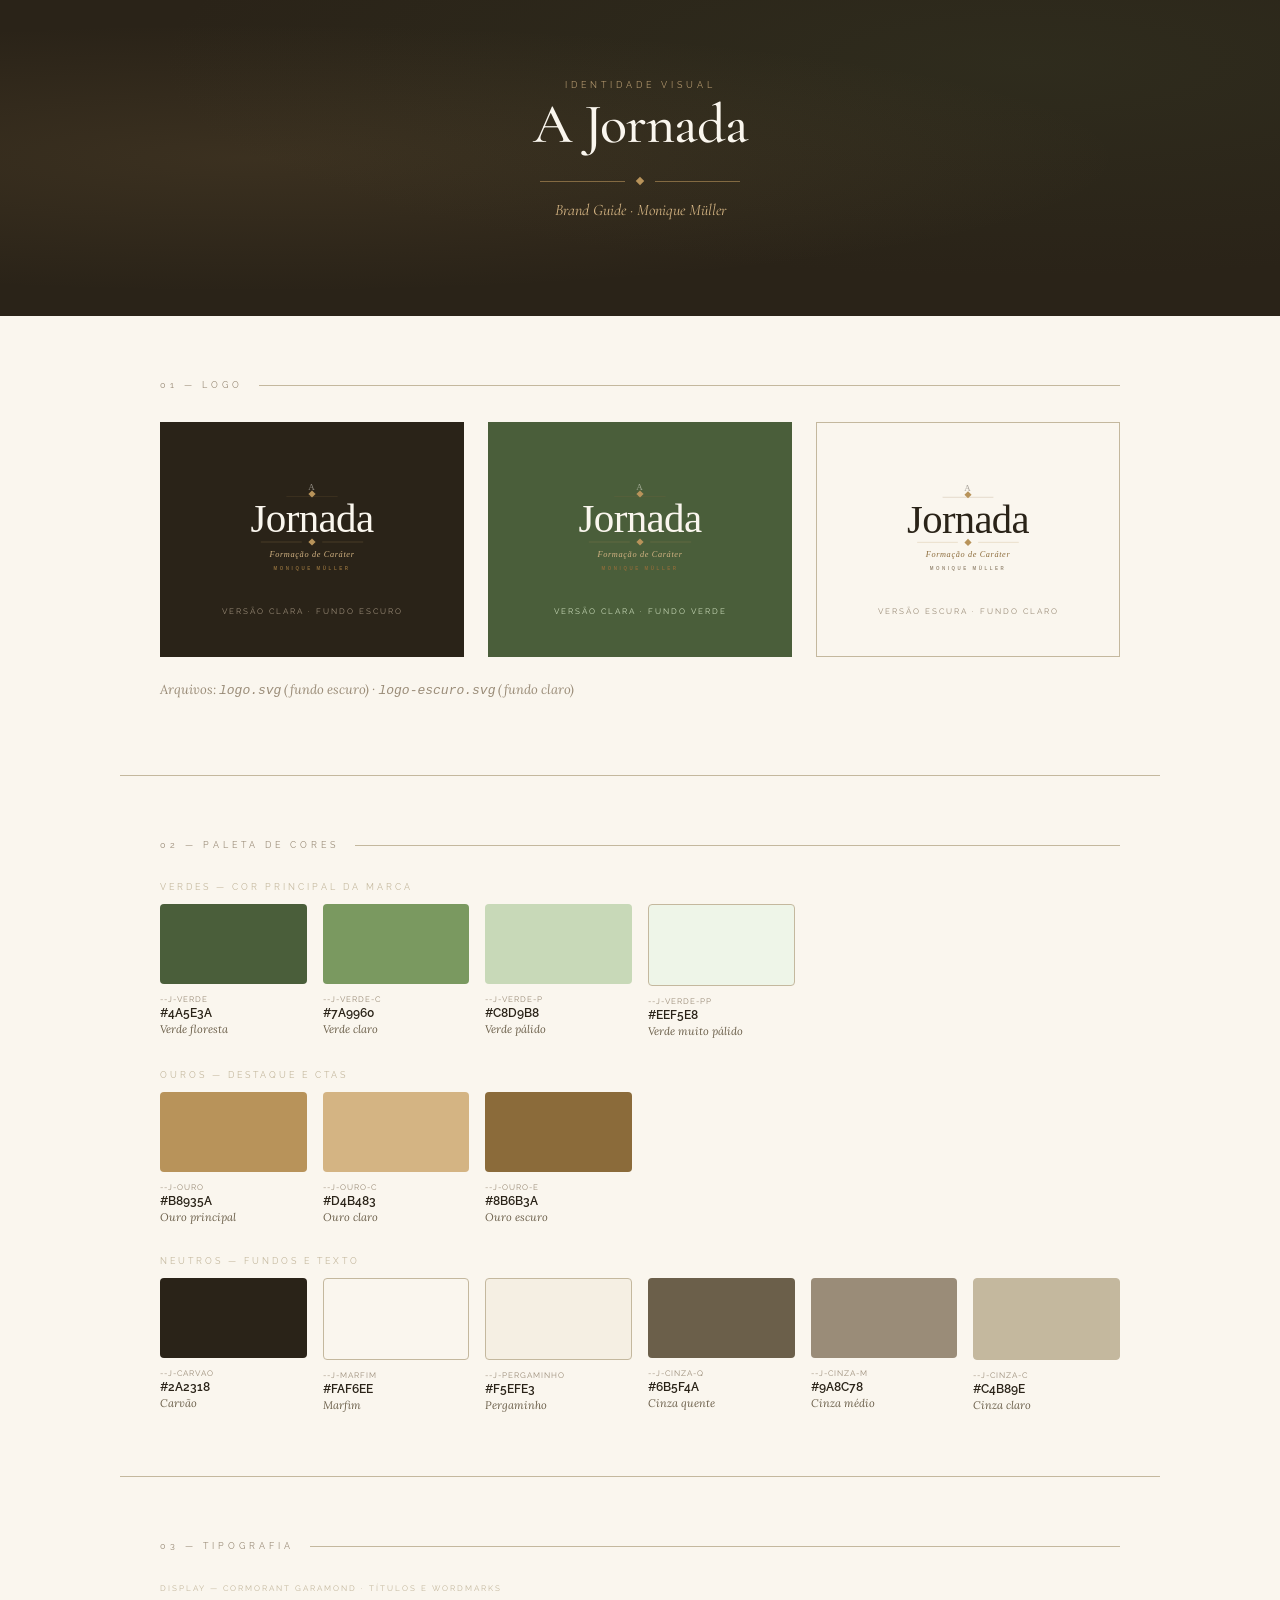
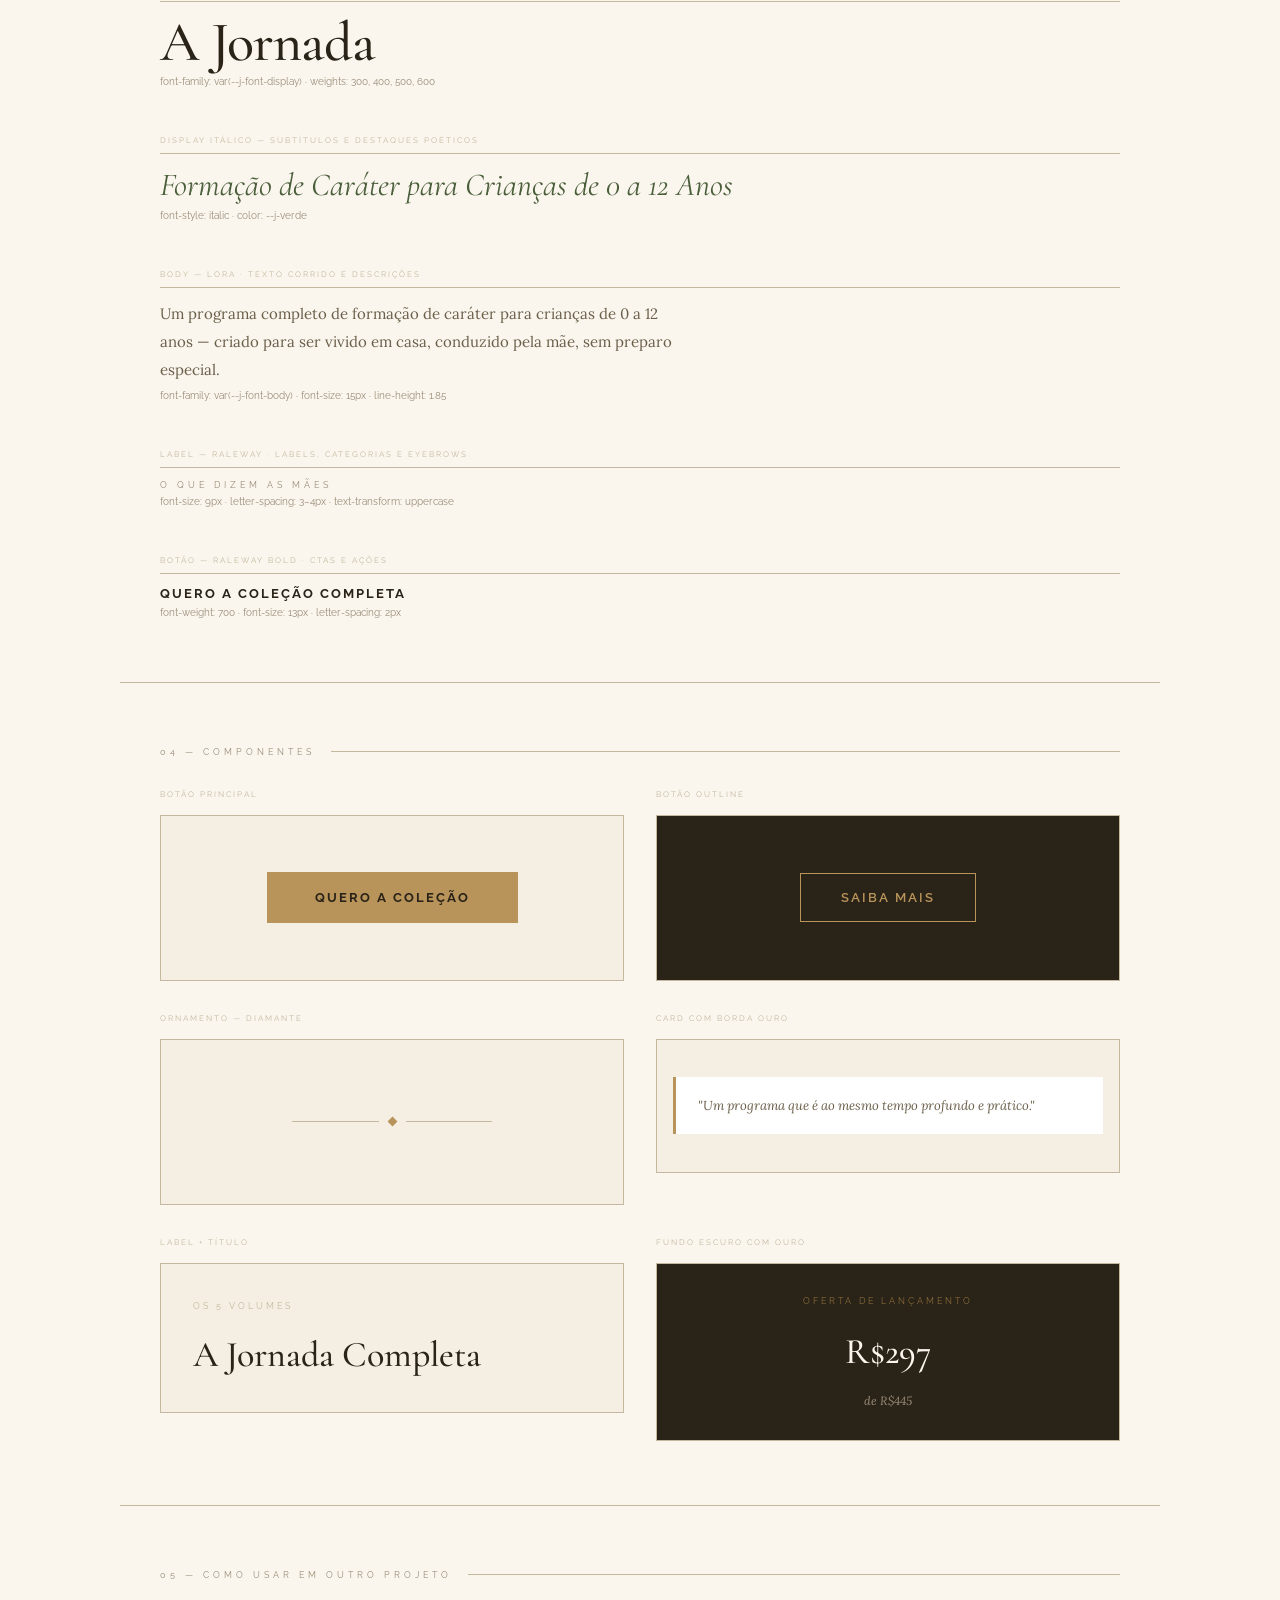
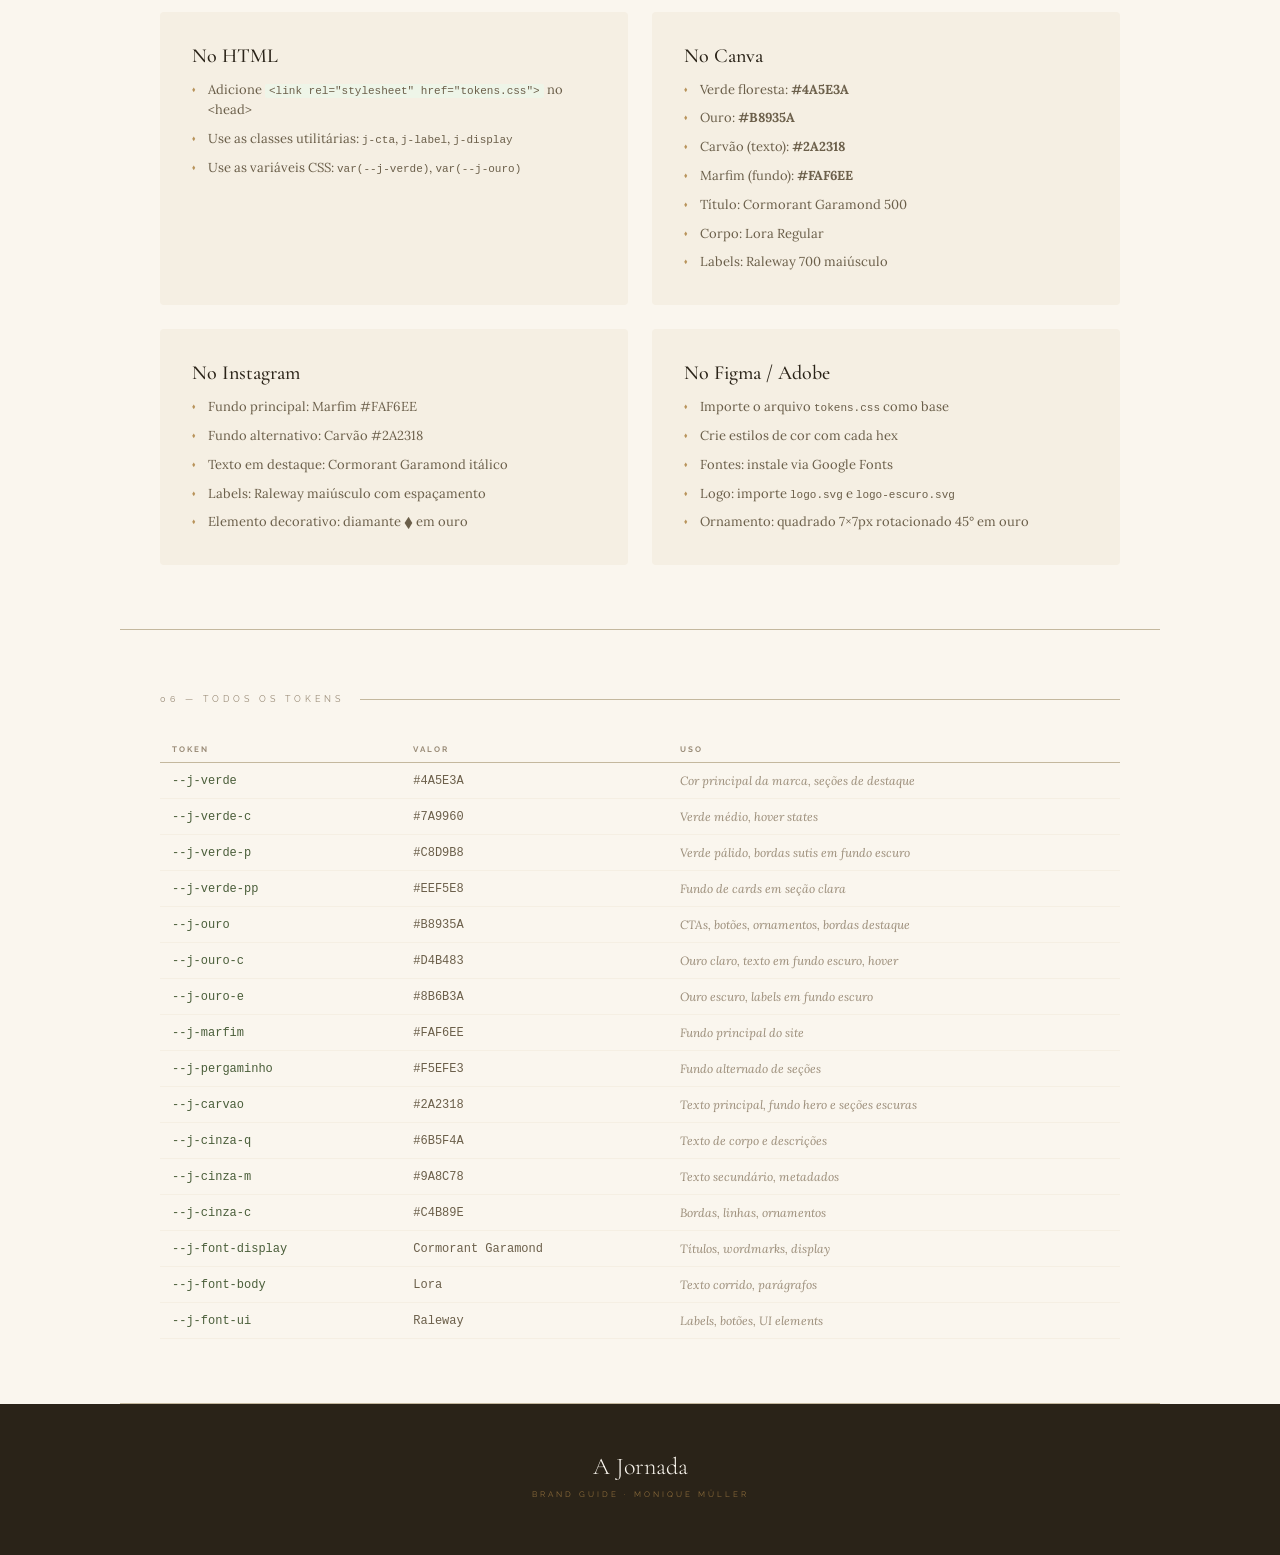
<file: brand/brand-guide.html>
<!DOCTYPE html>
<html lang="pt-BR">
<head>
<meta charset="UTF-8">
<meta name="viewport" content="width=device-width, initial-scale=1.0">
<title>A Jornada — Guia de Identidade Visual</title>
<link rel="stylesheet" href="tokens.css">
<style>
body {
  font-family: var(--j-font-body);
  background: var(--j-marfim);
  color: var(--j-carvao);
  margin: 0;
  padding: 0;
}

/* ── LAYOUT ── */
.guia-header {
  background: var(--j-carvao);
  padding: 80px 40px;
  text-align: center;
  position: relative;
  overflow: hidden;
}
.guia-header::before {
  content: '';
  position: absolute; inset: 0;
  background:
    radial-gradient(ellipse at 20% 50%, rgba(184,147,90,0.12) 0%, transparent 60%),
    radial-gradient(ellipse at 80% 20%, rgba(74,94,58,0.15) 0%, transparent 60%);
}
.guia-header-inner { position: relative; }
.guia-titulo {
  font-family: var(--j-font-display);
  font-size: 56px;
  font-weight: 500;
  color: var(--j-marfim);
  margin: 0 0 8px;
  letter-spacing: -1px;
}
.guia-sub {
  font-family: var(--j-font-ui);
  font-size: 9px;
  letter-spacing: 4px;
  color: var(--j-ouro-c);
  text-transform: uppercase;
  opacity: 0.8;
}

.secao {
  max-width: 960px;
  margin: 0 auto;
  padding: 64px 40px;
  border-bottom: 0.4px solid var(--j-cinza-c);
}
.secao:last-child { border-bottom: none; }

.secao-titulo-guia {
  font-family: var(--j-font-ui);
  font-size: 9px;
  letter-spacing: 4px;
  text-transform: uppercase;
  color: var(--j-cinza-m);
  margin-bottom: 32px;
  display: flex;
  align-items: center;
  gap: 16px;
}
.secao-titulo-guia::after {
  content: '';
  flex: 1;
  height: 0.4px;
  background: var(--j-cinza-c);
}

/* ── LOGOS ── */
.logos-grid {
  display: grid;
  grid-template-columns: repeat(3, 1fr);
  gap: 24px;
}
.logo-box {
  padding: 40px 24px;
  display: flex;
  flex-direction: column;
  align-items: center;
  gap: 16px;
}
.logo-box.dark  { background: var(--j-carvao); }
.logo-box.verde { background: var(--j-verde); }
.logo-box.light { background: var(--j-marfim); border: 0.4px solid var(--j-cinza-c); }
.logo-nome {
  font-family: var(--j-font-ui);
  font-size: 8px;
  letter-spacing: 2px;
  text-transform: uppercase;
  color: var(--j-cinza-m);
}
.logo-box.dark  .logo-nome { color: var(--j-cinza-m); }
.logo-box.verde .logo-nome { color: var(--j-verde-p); }
.logo-box img, .logo-box object { width: 100%; max-width: 280px; height: auto; }

/* ── CORES ── */
.cores-grid {
  display: grid;
  grid-template-columns: repeat(auto-fill, minmax(140px, 1fr));
  gap: 16px;
}
.cor-item {
  display: flex;
  flex-direction: column;
}
.cor-amostra {
  height: 80px;
  border-radius: var(--j-radius-sm);
  margin-bottom: 10px;
  position: relative;
}
.cor-amostra.borda { border: 0.4px solid var(--j-cinza-c); }
.cor-token {
  font-family: var(--j-font-ui);
  font-size: 8px;
  letter-spacing: 1px;
  color: var(--j-cinza-m);
  text-transform: uppercase;
  margin-bottom: 2px;
}
.cor-hex {
  font-family: var(--j-font-ui);
  font-size: 12px;
  font-weight: 600;
  color: var(--j-carvao);
  margin-bottom: 2px;
}
.cor-nome {
  font-family: var(--j-font-body);
  font-size: 11px;
  font-style: italic;
  color: var(--j-cinza-q);
}
.grupo-titulo {
  font-family: var(--j-font-ui);
  font-size: 9px;
  letter-spacing: 3px;
  text-transform: uppercase;
  color: var(--j-cinza-c);
  margin: 32px 0 12px;
}
.grupo-titulo:first-child { margin-top: 0; }

/* ── TIPOGRAFIA ── */
.tipo-exemplos { display: flex; flex-direction: column; gap: 48px; }
.tipo-item {}
.tipo-meta {
  font-family: var(--j-font-ui);
  font-size: 8px;
  letter-spacing: 2px;
  text-transform: uppercase;
  color: var(--j-cinza-c);
  margin-bottom: 12px;
  padding-bottom: 8px;
  border-bottom: 0.4px solid var(--j-cinza-c);
}
.tipo-ex-display {
  font-family: var(--j-font-display);
  font-size: 56px;
  font-weight: 500;
  color: var(--j-carvao);
  line-height: 1;
  letter-spacing: -1px;
}
.tipo-ex-display-it {
  font-family: var(--j-font-display);
  font-size: 32px;
  font-style: italic;
  font-weight: 400;
  color: var(--j-verde);
  line-height: 1.2;
}
.tipo-ex-body {
  font-family: var(--j-font-body);
  font-size: 15px;
  color: var(--j-cinza-q);
  line-height: 1.85;
  max-width: 520px;
}
.tipo-ex-label {
  font-family: var(--j-font-ui);
  font-size: 9px;
  letter-spacing: 4px;
  text-transform: uppercase;
  color: var(--j-cinza-m);
}
.tipo-ex-btn {
  font-family: var(--j-font-ui);
  font-size: 13px;
  font-weight: 700;
  letter-spacing: 2px;
  text-transform: uppercase;
  color: var(--j-carvao);
}
.tipo-stack {
  font-family: var(--j-font-ui);
  font-size: 10px;
  color: var(--j-cinza-m);
  margin-top: 6px;
}

/* ── COMPONENTES ── */
.comp-grid {
  display: grid;
  grid-template-columns: repeat(2, 1fr);
  gap: 32px;
}
.comp-item { display: flex; flex-direction: column; gap: 12px; }
.comp-label {
  font-family: var(--j-font-ui);
  font-size: 8px;
  letter-spacing: 2px;
  text-transform: uppercase;
  color: var(--j-cinza-c);
  margin-bottom: 4px;
}
.comp-demo {
  display: flex;
  align-items: center;
  justify-content: center;
  padding: 32px;
  background: var(--j-pergaminho);
  border: 0.4px solid var(--j-cinza-c);
  min-height: 100px;
  gap: 16px;
  flex-wrap: wrap;
}
.comp-demo.dark { background: var(--j-carvao); }
.comp-demo.verde { background: var(--j-verde); }

/* Ornamento */
.orna-demo {
  display: flex;
  align-items: center;
  gap: 10px;
  width: 200px;
}
.orna-demo-l { flex: 1; height: 0.4px; background: var(--j-cinza-c); }
.orna-demo-d { width: 7px; height: 7px; background: var(--j-ouro); transform: rotate(45deg); flex-shrink: 0; }

/* ── USO ── */
.uso-grid { display: grid; grid-template-columns: repeat(2, 1fr); gap: 24px; }
.uso-card {
  background: var(--j-pergaminho);
  padding: 32px;
  border-radius: var(--j-radius-sm);
}
.uso-card-titulo {
  font-family: var(--j-font-display);
  font-size: 20px;
  font-weight: 500;
  color: var(--j-carvao);
  margin-bottom: 12px;
}
.uso-card ul {
  list-style: none;
  padding: 0;
  margin: 0;
  display: flex;
  flex-direction: column;
  gap: 8px;
}
.uso-card li {
  font-family: var(--j-font-body);
  font-size: 13px;
  color: var(--j-cinza-q);
  line-height: 1.6;
  padding-left: 16px;
  position: relative;
}
.uso-card li::before {
  content: '◆';
  font-size: 5px;
  color: var(--j-ouro);
  position: absolute;
  left: 0;
  top: 5px;
}

/* ── TOKENS TABLE ── */
.tokens-table { width: 100%; border-collapse: collapse; font-size: 13px; }
.tokens-table th {
  font-family: var(--j-font-ui);
  font-size: 8px;
  letter-spacing: 2px;
  text-transform: uppercase;
  color: var(--j-cinza-m);
  padding: 8px 12px;
  text-align: left;
  border-bottom: 0.4px solid var(--j-cinza-c);
}
.tokens-table td {
  padding: 10px 12px;
  border-bottom: 0.4px solid var(--j-pergaminho);
  vertical-align: middle;
}
.tokens-table tr:hover td { background: var(--j-pergaminho); }
.tok-name { font-family: monospace; font-size: 12px; color: var(--j-verde); }
.tok-val  { font-family: monospace; font-size: 12px; color: var(--j-cinza-q); }
.tok-desc { font-family: var(--j-font-body); font-style: italic; font-size: 12px; color: var(--j-cinza-m); }

@media (max-width: 640px) {
  .logos-grid  { grid-template-columns: 1fr; }
  .comp-grid   { grid-template-columns: 1fr; }
  .uso-grid    { grid-template-columns: 1fr; }
  .guia-titulo { font-size: 36px; }
  .secao { padding: 48px 24px; }
}
</style>
</head>
<body>

<!-- HEADER -->
<header class="guia-header">
  <div class="guia-header-inner">
    <div class="guia-sub">Identidade Visual</div>
    <h1 class="guia-titulo">A Jornada</h1>
    <div style="display:flex;align-items:center;gap:12px;max-width:200px;margin:20px auto 0;">
      <div style="flex:1;height:.5px;background:var(--j-ouro);opacity:.6;"></div>
      <div style="width:6px;height:6px;background:var(--j-ouro);transform:rotate(45deg);"></div>
      <div style="flex:1;height:.5px;background:var(--j-ouro);opacity:.6;"></div>
    </div>
    <p style="font-family:var(--j-font-display);font-style:italic;font-size:16px;color:var(--j-ouro-c);margin-top:16px;">
      Brand Guide · Monique Müller
    </p>
  </div>
</header>

<!-- LOGOS -->
<section class="secao">
  <div class="secao-titulo-guia">01 — Logo</div>
  <div class="logos-grid">
    <div class="logo-box dark">
      <img src="logo.svg" alt="Logo A Jornada — versão clara">
      <div class="logo-nome">Versão Clara · fundo escuro</div>
    </div>
    <div class="logo-box verde">
      <img src="logo.svg" alt="Logo A Jornada — versão verde">
      <div class="logo-nome">Versão Clara · fundo verde</div>
    </div>
    <div class="logo-box light">
      <img src="logo-escuro.svg" alt="Logo A Jornada — versão escura">
      <div class="logo-nome">Versão Escura · fundo claro</div>
    </div>
  </div>
  <p style="font-family:var(--j-font-body);font-size:13px;color:var(--j-cinza-m);margin-top:24px;font-style:italic;">
    Arquivos: <code>logo.svg</code> (fundo escuro) · <code>logo-escuro.svg</code> (fundo claro)
  </p>
</section>

<!-- CORES -->
<section class="secao">
  <div class="secao-titulo-guia">02 — Paleta de Cores</div>

  <div class="grupo-titulo">Verdes — cor principal da marca</div>
  <div class="cores-grid">
    <div class="cor-item">
      <div class="cor-amostra" style="background:#4A5E3A;"></div>
      <div class="cor-token">--j-verde</div>
      <div class="cor-hex">#4A5E3A</div>
      <div class="cor-nome">Verde floresta</div>
    </div>
    <div class="cor-item">
      <div class="cor-amostra" style="background:#7A9960;"></div>
      <div class="cor-token">--j-verde-c</div>
      <div class="cor-hex">#7A9960</div>
      <div class="cor-nome">Verde claro</div>
    </div>
    <div class="cor-item">
      <div class="cor-amostra" style="background:#C8D9B8;"></div>
      <div class="cor-token">--j-verde-p</div>
      <div class="cor-hex">#C8D9B8</div>
      <div class="cor-nome">Verde pálido</div>
    </div>
    <div class="cor-item">
      <div class="cor-amostra borda" style="background:#EEF5E8;"></div>
      <div class="cor-token">--j-verde-pp</div>
      <div class="cor-hex">#EEF5E8</div>
      <div class="cor-nome">Verde muito pálido</div>
    </div>
  </div>

  <div class="grupo-titulo">Ouros — destaque e CTAs</div>
  <div class="cores-grid">
    <div class="cor-item">
      <div class="cor-amostra" style="background:#B8935A;"></div>
      <div class="cor-token">--j-ouro</div>
      <div class="cor-hex">#B8935A</div>
      <div class="cor-nome">Ouro principal</div>
    </div>
    <div class="cor-item">
      <div class="cor-amostra" style="background:#D4B483;"></div>
      <div class="cor-token">--j-ouro-c</div>
      <div class="cor-hex">#D4B483</div>
      <div class="cor-nome">Ouro claro</div>
    </div>
    <div class="cor-item">
      <div class="cor-amostra" style="background:#8B6B3A;"></div>
      <div class="cor-token">--j-ouro-e</div>
      <div class="cor-hex">#8B6B3A</div>
      <div class="cor-nome">Ouro escuro</div>
    </div>
  </div>

  <div class="grupo-titulo">Neutros — fundos e texto</div>
  <div class="cores-grid">
    <div class="cor-item">
      <div class="cor-amostra" style="background:#2A2318;"></div>
      <div class="cor-token">--j-carvao</div>
      <div class="cor-hex">#2A2318</div>
      <div class="cor-nome">Carvão</div>
    </div>
    <div class="cor-item">
      <div class="cor-amostra borda" style="background:#FAF6EE;"></div>
      <div class="cor-token">--j-marfim</div>
      <div class="cor-hex">#FAF6EE</div>
      <div class="cor-nome">Marfim</div>
    </div>
    <div class="cor-item">
      <div class="cor-amostra borda" style="background:#F5EFE3;"></div>
      <div class="cor-token">--j-pergaminho</div>
      <div class="cor-hex">#F5EFE3</div>
      <div class="cor-nome">Pergaminho</div>
    </div>
    <div class="cor-item">
      <div class="cor-amostra" style="background:#6B5F4A;"></div>
      <div class="cor-token">--j-cinza-q</div>
      <div class="cor-hex">#6B5F4A</div>
      <div class="cor-nome">Cinza quente</div>
    </div>
    <div class="cor-item">
      <div class="cor-amostra" style="background:#9A8C78;"></div>
      <div class="cor-token">--j-cinza-m</div>
      <div class="cor-hex">#9A8C78</div>
      <div class="cor-nome">Cinza médio</div>
    </div>
    <div class="cor-item">
      <div class="cor-amostra borda" style="background:#C4B89E;"></div>
      <div class="cor-token">--j-cinza-c</div>
      <div class="cor-hex">#C4B89E</div>
      <div class="cor-nome">Cinza claro</div>
    </div>
  </div>
</section>

<!-- TIPOGRAFIA -->
<section class="secao">
  <div class="secao-titulo-guia">03 — Tipografia</div>
  <div class="tipo-exemplos">

    <div class="tipo-item">
      <div class="tipo-meta">Display — Cormorant Garamond · Títulos e wordmarks</div>
      <div class="tipo-ex-display">A Jornada</div>
      <div class="tipo-stack">font-family: var(--j-font-display) · weights: 300, 400, 500, 600</div>
    </div>

    <div class="tipo-item">
      <div class="tipo-meta">Display Itálico — Subtítulos e destaques poéticos</div>
      <div class="tipo-ex-display-it">Formação de Caráter para Crianças de 0 a 12 Anos</div>
      <div class="tipo-stack">font-style: italic · color: --j-verde</div>
    </div>

    <div class="tipo-item">
      <div class="tipo-meta">Body — Lora · Texto corrido e descrições</div>
      <div class="tipo-ex-body">Um programa completo de formação de caráter para crianças de 0 a 12 anos — criado para ser vivido em casa, conduzido pela mãe, sem preparo especial.</div>
      <div class="tipo-stack">font-family: var(--j-font-body) · font-size: 15px · line-height: 1.85</div>
    </div>

    <div class="tipo-item">
      <div class="tipo-meta">Label — Raleway · Labels, categorias e eyebrows</div>
      <div class="tipo-ex-label">O QUE DIZEM AS MÃES</div>
      <div class="tipo-stack">font-size: 9px · letter-spacing: 3–4px · text-transform: uppercase</div>
    </div>

    <div class="tipo-item">
      <div class="tipo-meta">Botão — Raleway Bold · CTAs e ações</div>
      <div class="tipo-ex-btn">QUERO A COLEÇÃO COMPLETA</div>
      <div class="tipo-stack">font-weight: 700 · font-size: 13px · letter-spacing: 2px</div>
    </div>

  </div>
</section>

<!-- COMPONENTES -->
<section class="secao">
  <div class="secao-titulo-guia">04 — Componentes</div>
  <div class="comp-grid">

    <div class="comp-item">
      <div class="comp-label">Botão Principal</div>
      <div class="comp-demo">
        <a href="#" class="j-cta" onclick="return false;">Quero a Coleção</a>
      </div>
    </div>

    <div class="comp-item">
      <div class="comp-label">Botão Outline</div>
      <div class="comp-demo dark">
        <a href="#" class="j-cta-outline" onclick="return false;">Saiba Mais</a>
      </div>
    </div>

    <div class="comp-item">
      <div class="comp-label">Ornamento — Diamante</div>
      <div class="comp-demo">
        <div class="orna-demo">
          <div class="orna-demo-l"></div>
          <div class="orna-demo-d"></div>
          <div class="orna-demo-l"></div>
        </div>
      </div>
    </div>

    <div class="comp-item">
      <div class="comp-label">Card com Borda Ouro</div>
      <div class="comp-demo" style="padding:16px;">
        <div class="j-card" style="width:100%;">
          <p style="font-family:var(--j-font-body);font-size:13px;font-style:italic;color:var(--j-cinza-q);margin:0;">
            "Um programa que é ao mesmo tempo profundo e prático."
          </p>
        </div>
      </div>
    </div>

    <div class="comp-item">
      <div class="comp-label">Label + Título</div>
      <div class="comp-demo" style="flex-direction:column;align-items:flex-start;padding:24px 32px;">
        <span class="j-label" style="color:var(--j-cinza-c);margin-bottom:8px;">Os 5 volumes</span>
        <h2 style="font-family:var(--j-font-display);font-size:36px;font-weight:500;color:var(--j-carvao);margin:0;line-height:1.1;">A Jornada Completa</h2>
      </div>
    </div>

    <div class="comp-item">
      <div class="comp-label">Fundo Escuro com Ouro</div>
      <div class="comp-demo dark" style="flex-direction:column;">
        <span class="j-label" style="color:var(--j-ouro-e);margin-bottom:8px;">Oferta de lançamento</span>
        <span style="font-family:var(--j-font-display);font-size:36px;color:var(--j-marfim);font-weight:500;">R$297</span>
        <span style="font-family:var(--j-font-body);font-size:12px;color:var(--j-cinza-m);font-style:italic;margin-top:4px;">de R$445</span>
      </div>
    </div>

  </div>
</section>

<!-- COMO USAR -->
<section class="secao">
  <div class="secao-titulo-guia">05 — Como Usar em Outro Projeto</div>
  <div class="uso-grid">
    <div class="uso-card">
      <div class="uso-card-titulo">No HTML</div>
      <ul>
        <li>Adicione <code style="font-size:11px;background:var(--j-verde-pp);padding:1px 4px;border-radius:2px;">&lt;link rel="stylesheet" href="tokens.css"&gt;</code> no &lt;head&gt;</li>
        <li>Use as classes utilitárias: <code style="font-size:11px;">j-cta</code>, <code style="font-size:11px;">j-label</code>, <code style="font-size:11px;">j-display</code></li>
        <li>Use as variáveis CSS: <code style="font-size:11px;">var(--j-verde)</code>, <code style="font-size:11px;">var(--j-ouro)</code></li>
      </ul>
    </div>
    <div class="uso-card">
      <div class="uso-card-titulo">No Canva</div>
      <ul>
        <li>Verde floresta: <strong>#4A5E3A</strong></li>
        <li>Ouro: <strong>#B8935A</strong></li>
        <li>Carvão (texto): <strong>#2A2318</strong></li>
        <li>Marfim (fundo): <strong>#FAF6EE</strong></li>
        <li>Título: Cormorant Garamond 500</li>
        <li>Corpo: Lora Regular</li>
        <li>Labels: Raleway 700 maiúsculo</li>
      </ul>
    </div>
    <div class="uso-card">
      <div class="uso-card-titulo">No Instagram</div>
      <ul>
        <li>Fundo principal: Marfim #FAF6EE</li>
        <li>Fundo alternativo: Carvão #2A2318</li>
        <li>Texto em destaque: Cormorant Garamond itálico</li>
        <li>Labels: Raleway maiúsculo com espaçamento</li>
        <li>Elemento decorativo: diamante ◆ em ouro</li>
      </ul>
    </div>
    <div class="uso-card">
      <div class="uso-card-titulo">No Figma / Adobe</div>
      <ul>
        <li>Importe o arquivo <code style="font-size:11px;">tokens.css</code> como base</li>
        <li>Crie estilos de cor com cada hex</li>
        <li>Fontes: instale via Google Fonts</li>
        <li>Logo: importe <code style="font-size:11px;">logo.svg</code> e <code style="font-size:11px;">logo-escuro.svg</code></li>
        <li>Ornamento: quadrado 7×7px rotacionado 45° em ouro</li>
      </ul>
    </div>
  </div>
</section>

<!-- TOKENS TABLE -->
<section class="secao">
  <div class="secao-titulo-guia">06 — Todos os Tokens</div>
  <table class="tokens-table">
    <thead>
      <tr>
        <th>Token</th>
        <th>Valor</th>
        <th>Uso</th>
      </tr>
    </thead>
    <tbody>
      <tr><td class="tok-name">--j-verde</td><td class="tok-val">#4A5E3A</td><td class="tok-desc">Cor principal da marca, seções de destaque</td></tr>
      <tr><td class="tok-name">--j-verde-c</td><td class="tok-val">#7A9960</td><td class="tok-desc">Verde médio, hover states</td></tr>
      <tr><td class="tok-name">--j-verde-p</td><td class="tok-val">#C8D9B8</td><td class="tok-desc">Verde pálido, bordas sutis em fundo escuro</td></tr>
      <tr><td class="tok-name">--j-verde-pp</td><td class="tok-val">#EEF5E8</td><td class="tok-desc">Fundo de cards em seção clara</td></tr>
      <tr><td class="tok-name">--j-ouro</td><td class="tok-val">#B8935A</td><td class="tok-desc">CTAs, botões, ornamentos, bordas destaque</td></tr>
      <tr><td class="tok-name">--j-ouro-c</td><td class="tok-val">#D4B483</td><td class="tok-desc">Ouro claro, texto em fundo escuro, hover</td></tr>
      <tr><td class="tok-name">--j-ouro-e</td><td class="tok-val">#8B6B3A</td><td class="tok-desc">Ouro escuro, labels em fundo escuro</td></tr>
      <tr><td class="tok-name">--j-marfim</td><td class="tok-val">#FAF6EE</td><td class="tok-desc">Fundo principal do site</td></tr>
      <tr><td class="tok-name">--j-pergaminho</td><td class="tok-val">#F5EFE3</td><td class="tok-desc">Fundo alternado de seções</td></tr>
      <tr><td class="tok-name">--j-carvao</td><td class="tok-val">#2A2318</td><td class="tok-desc">Texto principal, fundo hero e seções escuras</td></tr>
      <tr><td class="tok-name">--j-cinza-q</td><td class="tok-val">#6B5F4A</td><td class="tok-desc">Texto de corpo e descrições</td></tr>
      <tr><td class="tok-name">--j-cinza-m</td><td class="tok-val">#9A8C78</td><td class="tok-desc">Texto secundário, metadados</td></tr>
      <tr><td class="tok-name">--j-cinza-c</td><td class="tok-val">#C4B89E</td><td class="tok-desc">Bordas, linhas, ornamentos</td></tr>
      <tr><td class="tok-name">--j-font-display</td><td class="tok-val">Cormorant Garamond</td><td class="tok-desc">Títulos, wordmarks, display</td></tr>
      <tr><td class="tok-name">--j-font-body</td><td class="tok-val">Lora</td><td class="tok-desc">Texto corrido, parágrafos</td></tr>
      <tr><td class="tok-name">--j-font-ui</td><td class="tok-val">Raleway</td><td class="tok-desc">Labels, botões, UI elements</td></tr>
    </tbody>
  </table>
</section>

<!-- FOOTER -->
<footer style="background:var(--j-carvao);padding:48px 40px;text-align:center;">
  <p style="font-family:var(--j-font-display);font-size:24px;font-weight:300;color:var(--j-marfim);margin:0 0 8px;">A Jornada</p>
  <p style="font-family:var(--j-font-ui);font-size:8px;letter-spacing:3px;text-transform:uppercase;color:var(--j-ouro-e);">Brand Guide · Monique Müller</p>
</footer>

</body>
</html>
</file>
<file: brand/tokens.css>
/*
  A JORNADA — Design Tokens
  Identidade visual completa para uso em qualquer projeto.
  Importe este arquivo no <head> do seu projeto:
  <link rel="stylesheet" href="tokens.css">
*/

/* ── FONTES ── */
@import url('https://fonts.googleapis.com/css2?family=Cormorant+Garamond:ital,wght@0,300;0,400;0,500;0,600;1,300;1,400;1,500;1,600&family=EB+Garamond:ital,wght@0,400;0,500;1,400;1,500&family=Raleway:wght@300;400;500;600;700&family=Lora:ital,wght@0,400;0,500;1,400;1,500&display=swap');

:root {

  /* ── CORES PRIMÁRIAS ── */
  --j-verde:        #4A5E3A;   /* Verde floresta — cor principal da marca */
  --j-verde-c:      #7A9960;   /* Verde claro */
  --j-verde-p:      #C8D9B8;   /* Verde pálido */
  --j-verde-pp:     #EEF5E8;   /* Verde muito pálido / fundo sutil */

  --j-ouro:         #B8935A;   /* Ouro — cor de destaque e CTAs */
  --j-ouro-c:       #D4B483;   /* Ouro claro */
  --j-ouro-e:       #8B6B3A;   /* Ouro escuro */

  /* ── NEUTROS ── */
  --j-marfim:       #FAF6EE;   /* Fundo principal claro */
  --j-pergaminho:   #F5EFE3;   /* Fundo secundário / seções alternadas */
  --j-carvao:       #2A2318;   /* Texto principal / fundo escuro */

  /* ── CINZAS QUENTES ── */
  --j-cinza-q:      #6B5F4A;   /* Cinza quente — texto corpo */
  --j-cinza-m:      #9A8C78;   /* Cinza médio — texto secundário */
  --j-cinza-c:      #C4B89E;   /* Cinza claro — bordas / ornamentos */

  /* ── TIPOGRAFIA ── */
  --j-font-display: 'Cormorant Garamond', 'EB Garamond', Georgia, serif;  /* Títulos e display */
  --j-font-body:    'Lora', 'EB Garamond', Georgia, serif;                /* Corpo de texto */
  --j-font-ui:      'Raleway', 'Trebuchet MS', Arial, sans-serif;         /* Labels, botões, UI */

  /* ── ESCALAS TIPOGRÁFICAS ── */
  --j-text-label:   9px;    /* Labels em caixa alta com letter-spacing */
  --j-text-xs:      12px;
  --j-text-sm:      13px;
  --j-text-base:    15px;
  --j-text-md:      18px;
  --j-text-lg:      24px;
  --j-text-xl:      32px;
  --j-text-2xl:     48px;
  --j-text-3xl:     64px;
  --j-text-display: clamp(64px, 12vw, 100px);

  /* ── LETTER-SPACING ── */
  --j-ls-label:     3px;   /* Para labels em caixa alta */
  --j-ls-wide:      2px;   /* Para botões */
  --j-ls-tight:    -2px;   /* Para títulos grandes */

  /* ── ESPAÇAMENTOS ── */
  --j-space-xs:     8px;
  --j-space-sm:     16px;
  --j-space-md:     24px;
  --j-space-lg:     40px;
  --j-space-xl:     64px;
  --j-space-2xl:    80px;

  /* ── BORDAS ── */
  --j-radius-sm:    4px;
  --j-radius-md:    8px;
  --j-radius-lg:    12px;
  --j-border-thin:  0.4px;
  --j-border-base:  1.5px;
  --j-border-thick: 3px;

  /* ── SOMBRAS ── */
  --j-shadow-ouro:  0 8px 32px rgba(184, 147, 90, 0.3);
  --j-shadow-card:  0 2px 16px rgba(42, 35, 24, 0.08);
  --j-shadow-dark:  0 4px 24px rgba(42, 35, 24, 0.15);

  /* ── TRANSIÇÕES ── */
  --j-transition:   all 0.3s ease;
}

/* ── CLASSES UTILITÁRIAS ── */

/* Cores de texto */
.j-text-verde    { color: var(--j-verde); }
.j-text-ouro     { color: var(--j-ouro); }
.j-text-ouro-c   { color: var(--j-ouro-c); }
.j-text-marfim   { color: var(--j-marfim); }
.j-text-carvao   { color: var(--j-carvao); }
.j-text-cinza    { color: var(--j-cinza-q); }

/* Cores de fundo */
.j-bg-carvao     { background-color: var(--j-carvao); }
.j-bg-verde      { background-color: var(--j-verde); }
.j-bg-marfim     { background-color: var(--j-marfim); }
.j-bg-pergaminho { background-color: var(--j-pergaminho); }
.j-bg-ouro       { background-color: var(--j-ouro); }

/* Tipografia */
.j-display {
  font-family: var(--j-font-display);
  font-weight: 500;
  line-height: 1.1;
}
.j-display-light {
  font-family: var(--j-font-display);
  font-weight: 300;
}
.j-body {
  font-family: var(--j-font-body);
  font-size: var(--j-text-base);
  line-height: 1.85;
}
.j-label {
  font-family: var(--j-font-ui);
  font-size: var(--j-text-label);
  letter-spacing: var(--j-ls-label);
  text-transform: uppercase;
}
.j-btn {
  font-family: var(--j-font-ui);
  font-size: var(--j-text-sm);
  font-weight: 700;
  letter-spacing: var(--j-ls-wide);
  text-transform: uppercase;
}

/* Ornamento diamante */
.j-orna {
  display: flex;
  align-items: center;
  gap: 10px;
  margin: 32px 0;
}
.j-orna::before,
.j-orna::after {
  content: '';
  flex: 1;
  height: 0.4px;
  background: var(--j-cinza-c);
}
.j-orna-d {
  width: 7px;
  height: 7px;
  background: var(--j-ouro);
  transform: rotate(45deg);
  flex-shrink: 0;
}

/* Botão principal */
.j-cta {
  display: inline-block;
  background: var(--j-ouro);
  color: var(--j-carvao);
  font-family: var(--j-font-ui);
  font-size: var(--j-text-sm);
  font-weight: 700;
  letter-spacing: var(--j-ls-wide);
  text-transform: uppercase;
  text-decoration: none;
  padding: 18px 48px;
  transition: var(--j-transition);
}
.j-cta:hover {
  background: var(--j-ouro-c);
  transform: translateY(-2px);
  box-shadow: var(--j-shadow-ouro);
}

/* Botão secundário */
.j-cta-outline {
  display: inline-block;
  background: transparent;
  color: var(--j-ouro);
  border: 1.5px solid var(--j-ouro);
  font-family: var(--j-font-ui);
  font-size: var(--j-text-sm);
  font-weight: 600;
  letter-spacing: var(--j-ls-wide);
  text-transform: uppercase;
  text-decoration: none;
  padding: 16px 40px;
  transition: var(--j-transition);
}
.j-cta-outline:hover {
  background: var(--j-ouro);
  color: var(--j-carvao);
}

/* Card com borda ouro */
.j-card {
  background: white;
  border-left: var(--j-border-thick) solid var(--j-ouro);
  padding: 20px 22px;
}

/* Linha decorativa */
.j-linha {
  width: 80px;
  height: 0.5px;
  background: var(--j-ouro-e);
  opacity: 0.5;
  margin: 0 auto 20px;
}
</file>
